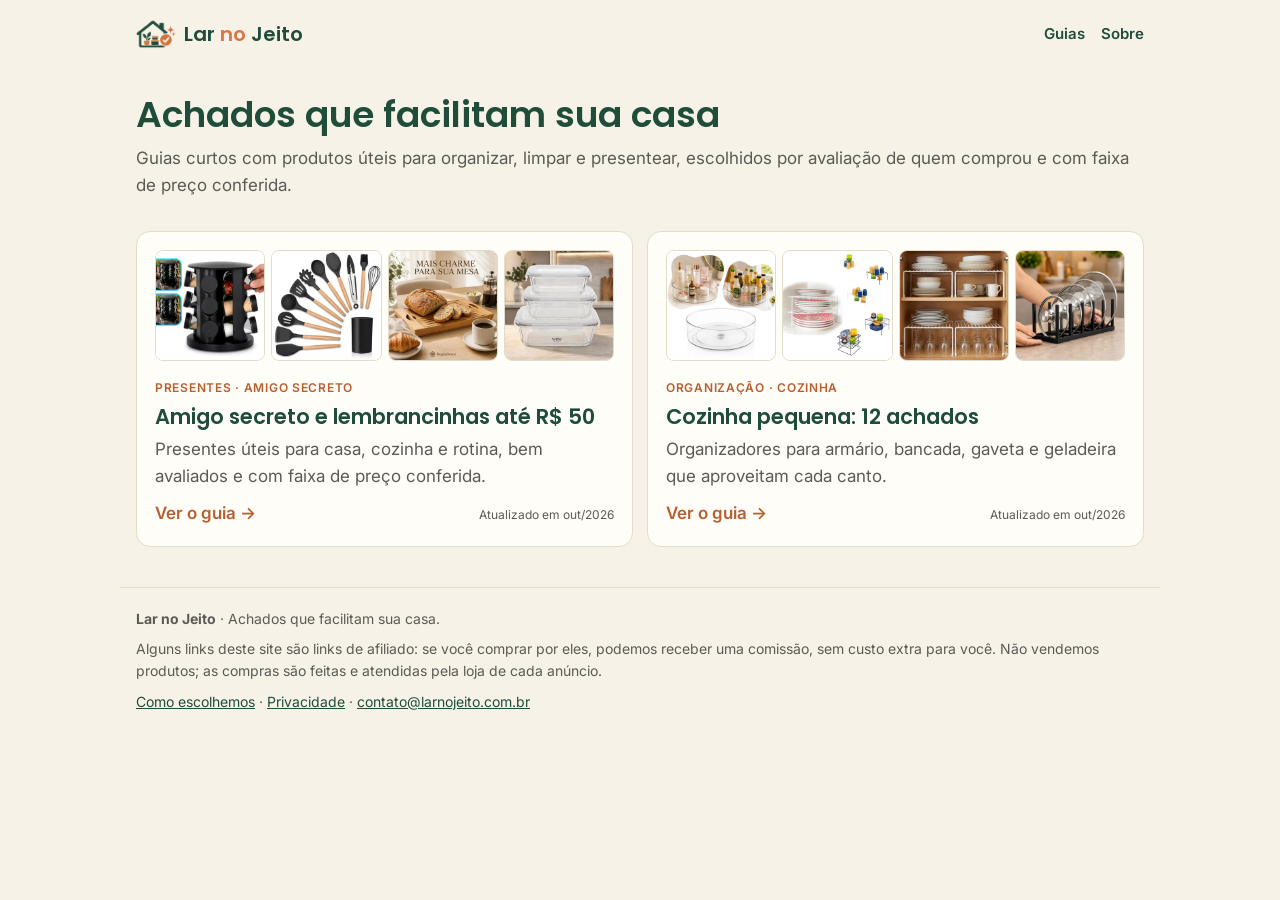
<file: index.html>
<!doctype html>
<html lang="pt-BR">
<head>
<meta charset="utf-8">
<meta name="viewport" content="width=device-width, initial-scale=1">
<title>Lar no Jeito — Achados que facilitam sua casa.</title>
<meta name="description" content="Guias de achados para casa, organização, cozinha e presentes, com faixa de preço conferida.">
<meta name="p:domain_verify" content="1c712ac10c74c6210d2d2742564032cc">

<link rel="canonical" href="https://larnojeito.com.br/">
<meta property="og:site_name" content="Lar no Jeito">
<meta property="og:title" content="Lar no Jeito — Achados que facilitam sua casa.">
<meta property="og:description" content="Guias de achados para casa, organização, cozinha e presentes, com faixa de preço conferida.">
<meta property="og:type" content="website">
<meta property="og:url" content="https://larnojeito.com.br/">
<meta property="og:locale" content="pt_BR">

<link rel="icon" href="/assets/favicon.png">
<link rel="preconnect" href="https://fonts.googleapis.com">
<link rel="preconnect" href="https://fonts.gstatic.com" crossorigin>
<link href="https://fonts.googleapis.com/css2?family=Inter:wght@400;600&family=Poppins:wght@600&display=swap" rel="stylesheet">
<link rel="stylesheet" href="/assets/style.css">
</head>
<body>

<header class="topo">
  <a class="marca" href="/"><img src="/assets/icone.png" alt="" width="40" height="40"><span>Lar <b>no</b> Jeito</span></a>
  <nav><a href="/">Guias</a><a href="/sobre/">Sobre</a></nav>
</header>
<main class="larga">
<section class="hero">
  <h1>Achados que facilitam sua casa</h1>
  <p>Guias curtos com produtos úteis para organizar, limpar e presentear, escolhidos por avaliação de quem comprou e com faixa de preço conferida.</p>
</section>
<section class="lista-guias">
<a class="card-guia" href="/guias/amigo-secreto-ate-50/">
  <span class="mini"><img src="/assets/produtos/22794711985.webp" alt="" width="160" height="160"><img src="/assets/produtos/22693482091.webp" alt="" width="160" height="160"><img src="/assets/produtos/23998428325.webp" alt="" width="160" height="160"><img src="/assets/produtos/41401579365.webp" alt="" width="160" height="160"></span>
  <span class="tema">Presentes · Amigo secreto</span>
  <h2>Amigo secreto e lembrancinhas até R$ 50</h2>
  <p>Presentes úteis para casa, cozinha e rotina, bem avaliados e com faixa de preço conferida.</p>
  <span class="rodape-card"><span class="ver">Ver o guia →</span><span class="atualizado">Atualizado em out/2026</span></span>
</a>
<a class="card-guia" href="/guias/organizar-cozinha-pequena/">
  <span class="mini"><img src="/assets/produtos/47511766124.webp" alt="" width="160" height="160"><img src="/assets/produtos/13621842369.webp" alt="" width="160" height="160"><img src="/assets/produtos/20072227730.webp" alt="" width="160" height="160"><img src="/assets/produtos/58265846978.webp" alt="" width="160" height="160"></span>
  <span class="tema">Organização · Cozinha</span>
  <h2>Cozinha pequena: 12 achados</h2>
  <p>Organizadores para armário, bancada, gaveta e geladeira que aproveitam cada canto.</p>
  <span class="rodape-card"><span class="ver">Ver o guia →</span><span class="atualizado">Atualizado em out/2026</span></span>
</a>
</section>
</main>
<footer class="rodape">
  <p><b>Lar no Jeito</b> · Achados que facilitam sua casa.</p>
  <p>Alguns links deste site são links de afiliado: se você comprar por eles, podemos receber uma comissão, sem custo extra para você.
  Não vendemos produtos; as compras são feitas e atendidas pela loja de cada anúncio.</p>
  <p><a href="/sobre/">Como escolhemos</a> · <a href="/privacidade/">Privacidade</a> · <a href="mailto:contato@larnojeito.com.br">contato@larnojeito.com.br</a></p>
</footer>
</body>
</html>
</file>
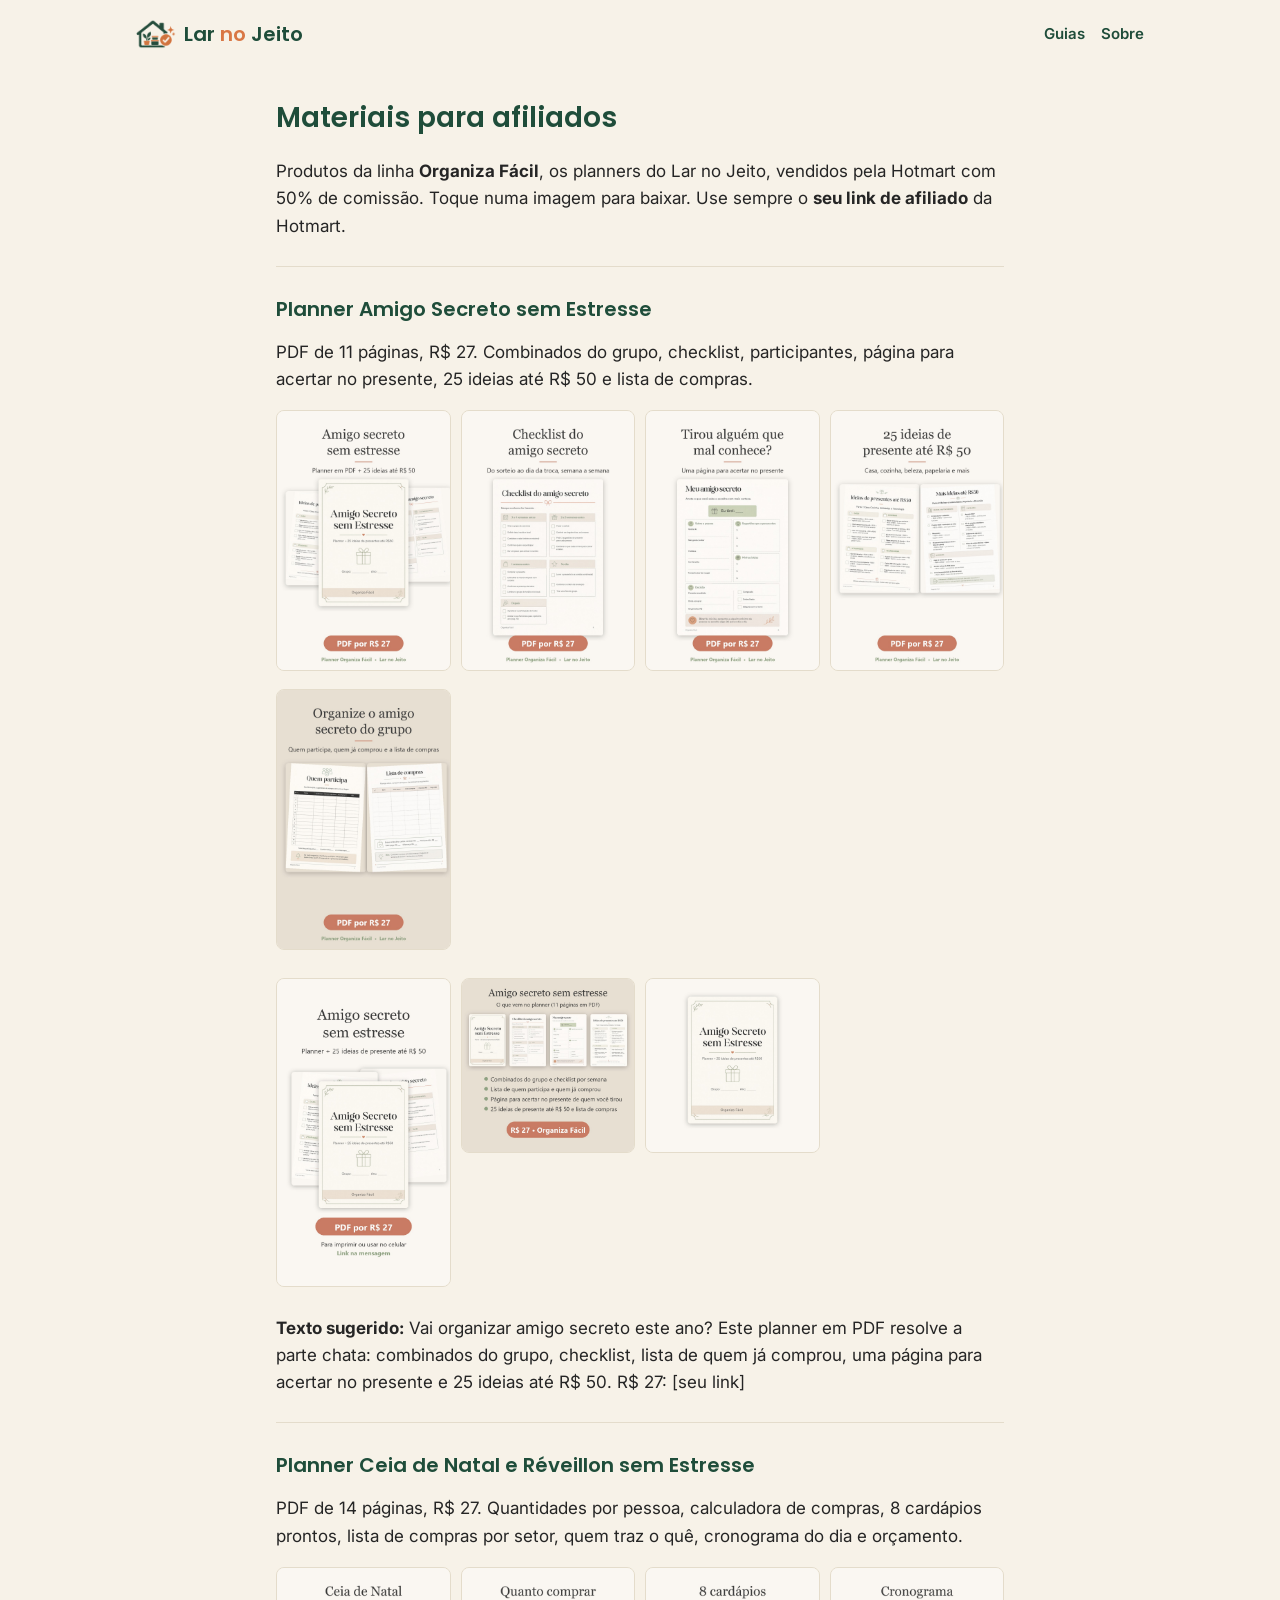
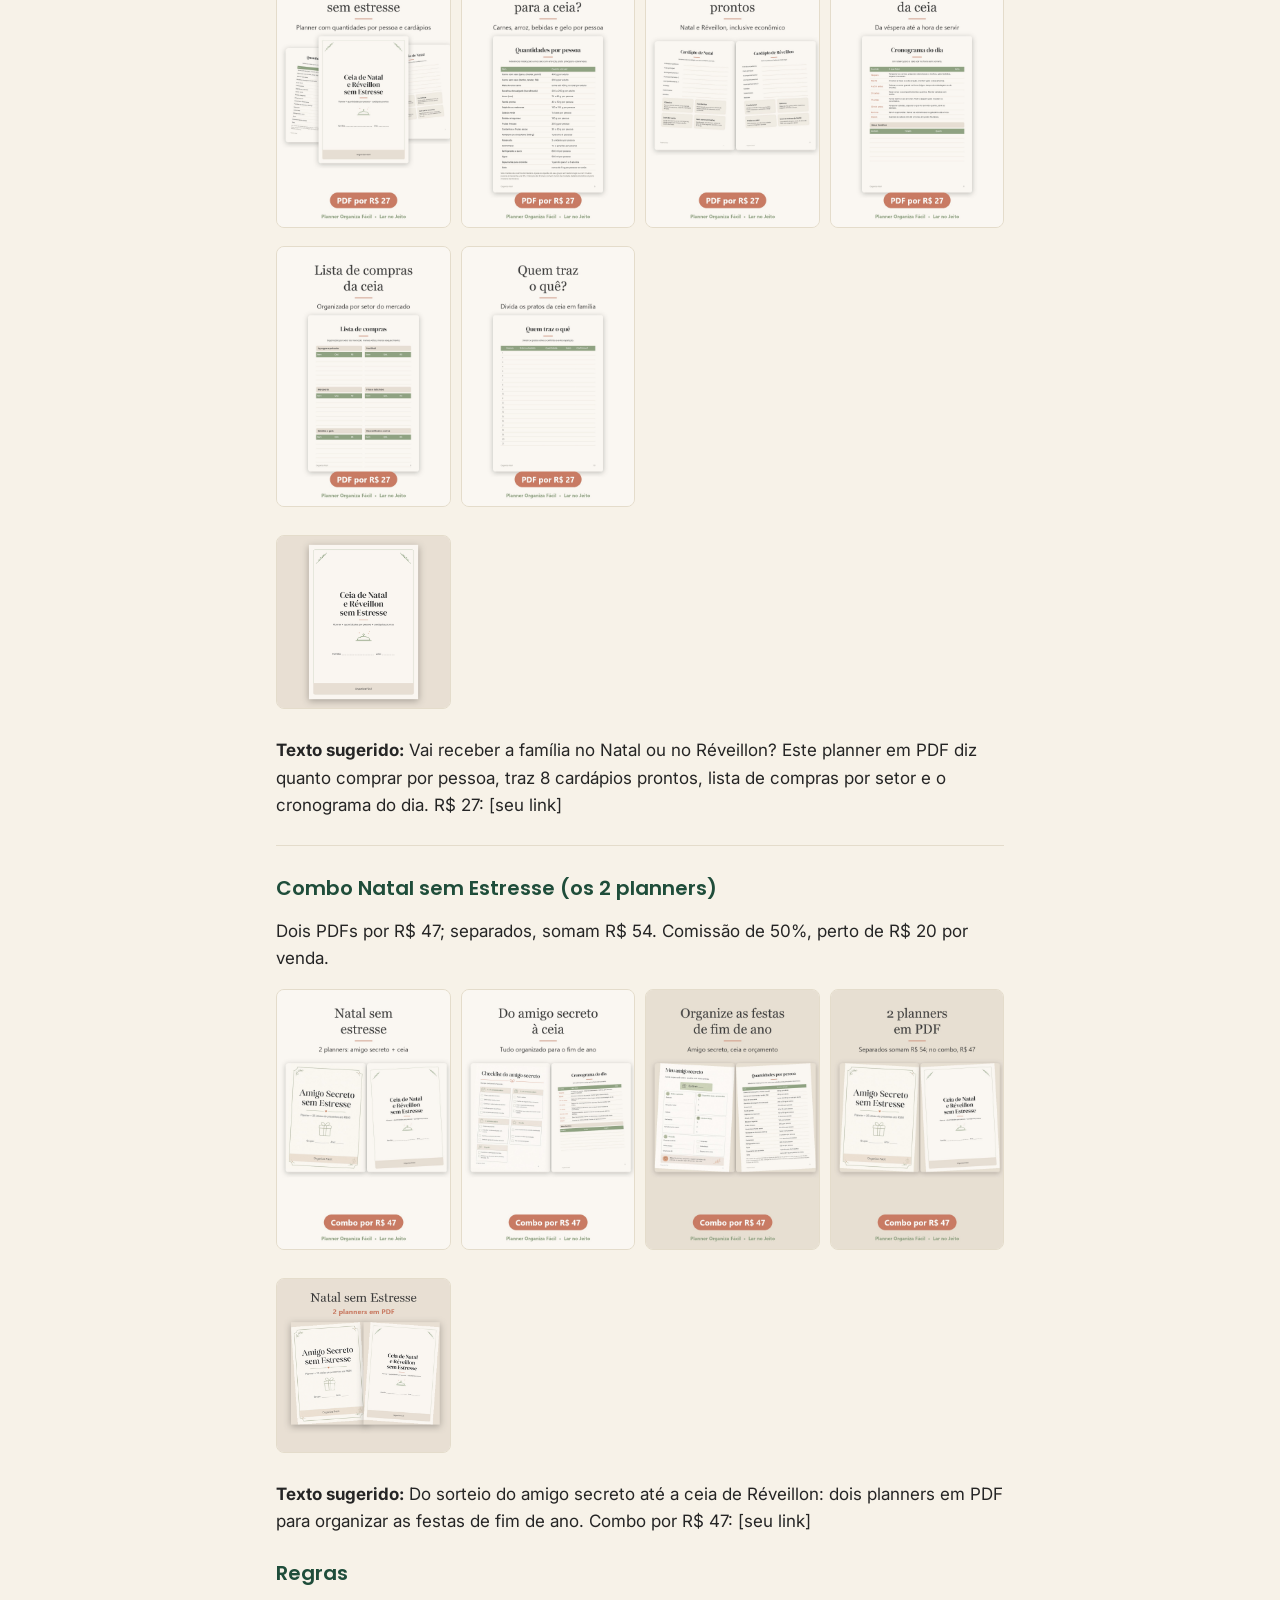
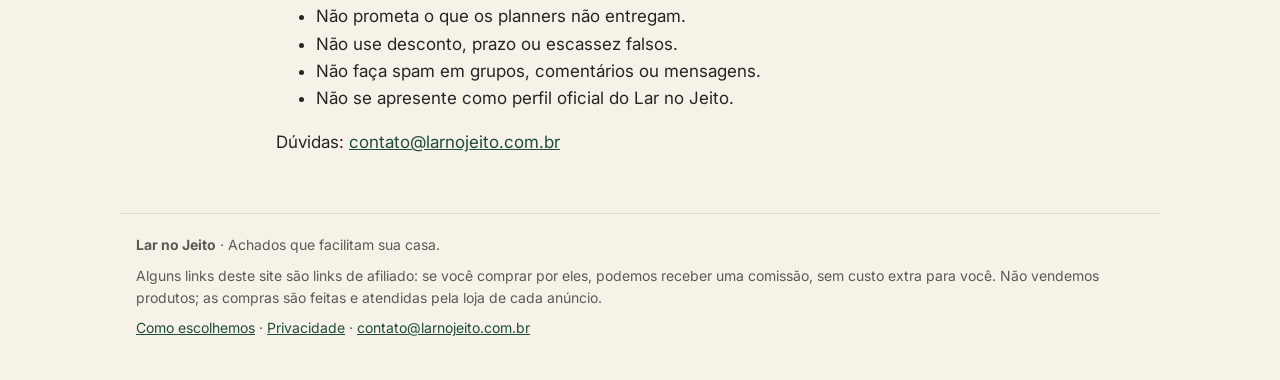
<file: afiliados/index.html>
<!doctype html>
<html lang="pt-BR">
<head>
<meta name="robots" content="noindex">
<meta charset="utf-8">
<meta name="viewport" content="width=device-width, initial-scale=1">
<title>Materiais para afiliados — Lar no Jeito</title>
<meta name="description" content="Materiais de divulgação dos planners para afiliados.">
<meta name="p:domain_verify" content="1c712ac10c74c6210d2d2742564032cc">

<link rel="canonical" href="https://larnojeito.com.br/afiliados/">
<meta property="og:site_name" content="Lar no Jeito">
<meta property="og:title" content="Materiais para afiliados — Lar no Jeito">
<meta property="og:description" content="Materiais de divulgação dos planners para afiliados.">
<meta property="og:type" content="website">
<meta property="og:url" content="https://larnojeito.com.br/afiliados/">
<meta property="og:locale" content="pt_BR">

<link rel="icon" href="/assets/favicon.png">
<link rel="preconnect" href="https://fonts.googleapis.com">
<link rel="preconnect" href="https://fonts.gstatic.com" crossorigin>
<link href="https://fonts.googleapis.com/css2?family=Inter:wght@400;600&family=Poppins:wght@600&display=swap" rel="stylesheet">
<link rel="stylesheet" href="/assets/style.css">
</head>
<body>

<header class="topo">
  <a class="marca" href="/"><img src="/assets/icone.png" alt="" width="40" height="40"><span>Lar <b>no</b> Jeito</span></a>
  <nav><a href="/">Guias</a><a href="/sobre/">Sobre</a></nav>
</header>
<main>
<article class="texto afiliados">
<h1>Materiais para afiliados</h1>
<p>Produtos da linha <b>Organiza Fácil</b>, os planners do Lar no Jeito, vendidos pela Hotmart com 50% de comissão.
Toque numa imagem para baixar. Use sempre o <b>seu link de afiliado</b> da Hotmart.</p>
<section class="produto-afiliado">
<h2>Planner Amigo Secreto sem Estresse</h2>
<p>PDF de 11 páginas, R$ 27. Combinados do grupo, checklist, participantes, página para acertar no presente, 25 ideias até R$ 50 e lista de compras.</p>
<div class="galeria"><a href="/assets/midia/pins_planner/PL01.jpg" download><img src="/assets/midia/pins_planner/PL01.jpg" alt="" loading="lazy"></a><a href="/assets/midia/pins_planner/PL02.jpg" download><img src="/assets/midia/pins_planner/PL02.jpg" alt="" loading="lazy"></a><a href="/assets/midia/pins_planner/PL03.jpg" download><img src="/assets/midia/pins_planner/PL03.jpg" alt="" loading="lazy"></a><a href="/assets/midia/pins_planner/PL04.jpg" download><img src="/assets/midia/pins_planner/PL04.jpg" alt="" loading="lazy"></a><a href="/assets/midia/pins_planner/PL05.jpg" download><img src="/assets/midia/pins_planner/PL05.jpg" alt="" loading="lazy"></a></div><div class="galeria"><a href="/assets/midia/kit_afiliados/01_status_9x16.jpg" download><img src="/assets/midia/kit_afiliados/01_status_9x16.jpg" alt="" loading="lazy"></a><a href="/assets/midia/kit_afiliados/02_grupos_1x1.jpg" download><img src="/assets/midia/kit_afiliados/02_grupos_1x1.jpg" alt="" loading="lazy"></a><a href="/assets/midia/kit_afiliados/03_capa_1x1.jpg" download><img src="/assets/midia/kit_afiliados/03_capa_1x1.jpg" alt="" loading="lazy"></a></div>
<p><b>Texto sugerido:</b> Vai organizar amigo secreto este ano? Este planner em PDF resolve a parte chata: combinados do grupo, checklist, lista de quem já comprou, uma página para acertar no presente e 25 ideias até R$ 50. R$ 27: [seu link]</p>
</section><section class="produto-afiliado">
<h2>Planner Ceia de Natal e Réveillon sem Estresse</h2>
<p>PDF de 14 páginas, R$ 27. Quantidades por pessoa, calculadora de compras, 8 cardápios prontos, lista de compras por setor, quem traz o quê, cronograma do dia e orçamento.</p>
<div class="galeria"><a href="/assets/midia/pins_natal/C01.jpg" download><img src="/assets/midia/pins_natal/C01.jpg" alt="" loading="lazy"></a><a href="/assets/midia/pins_natal/C02.jpg" download><img src="/assets/midia/pins_natal/C02.jpg" alt="" loading="lazy"></a><a href="/assets/midia/pins_natal/C03.jpg" download><img src="/assets/midia/pins_natal/C03.jpg" alt="" loading="lazy"></a><a href="/assets/midia/pins_natal/C04.jpg" download><img src="/assets/midia/pins_natal/C04.jpg" alt="" loading="lazy"></a><a href="/assets/midia/pins_natal/C05.jpg" download><img src="/assets/midia/pins_natal/C05.jpg" alt="" loading="lazy"></a><a href="/assets/midia/pins_natal/C06.jpg" download><img src="/assets/midia/pins_natal/C06.jpg" alt="" loading="lazy"></a></div><div class="galeria"><a href="/assets/midia/planner/produto_ceia.png" download><img src="/assets/midia/planner/produto_ceia.png" alt="" loading="lazy"></a></div>
<p><b>Texto sugerido:</b> Vai receber a família no Natal ou no Réveillon? Este planner em PDF diz quanto comprar por pessoa, traz 8 cardápios prontos, lista de compras por setor e o cronograma do dia. R$ 27: [seu link]</p>
</section><section class="produto-afiliado">
<h2>Combo Natal sem Estresse (os 2 planners)</h2>
<p>Dois PDFs por R$ 47; separados, somam R$ 54. Comissão de 50%, perto de R$ 20 por venda.</p>
<div class="galeria"><a href="/assets/midia/pins_natal/K01.jpg" download><img src="/assets/midia/pins_natal/K01.jpg" alt="" loading="lazy"></a><a href="/assets/midia/pins_natal/K02.jpg" download><img src="/assets/midia/pins_natal/K02.jpg" alt="" loading="lazy"></a><a href="/assets/midia/pins_natal/K03.jpg" download><img src="/assets/midia/pins_natal/K03.jpg" alt="" loading="lazy"></a><a href="/assets/midia/pins_natal/K04.jpg" download><img src="/assets/midia/pins_natal/K04.jpg" alt="" loading="lazy"></a></div><div class="galeria"><a href="/assets/midia/planner/produto_combo.png" download><img src="/assets/midia/planner/produto_combo.png" alt="" loading="lazy"></a></div>
<p><b>Texto sugerido:</b> Do sorteio do amigo secreto até a ceia de Réveillon: dois planners em PDF para organizar as festas de fim de ano. Combo por R$ 47: [seu link]</p>
</section>
<h2>Regras</h2>
<ul>
<li>Não prometa o que os planners não entregam.</li>
<li>Não use desconto, prazo ou escassez falsos.</li>
<li>Não faça spam em grupos, comentários ou mensagens.</li>
<li>Não se apresente como perfil oficial do Lar no Jeito.</li>
</ul>
<p>Dúvidas: <a href="mailto:contato@larnojeito.com.br">contato@larnojeito.com.br</a></p>
</article>
</main>
<footer class="rodape">
  <p><b>Lar no Jeito</b> · Achados que facilitam sua casa.</p>
  <p>Alguns links deste site são links de afiliado: se você comprar por eles, podemos receber uma comissão, sem custo extra para você.
  Não vendemos produtos; as compras são feitas e atendidas pela loja de cada anúncio.</p>
  <p><a href="/sobre/">Como escolhemos</a> · <a href="/privacidade/">Privacidade</a> · <a href="mailto:contato@larnojeito.com.br">contato@larnojeito.com.br</a></p>
</footer>
</body>
</html>
</file>
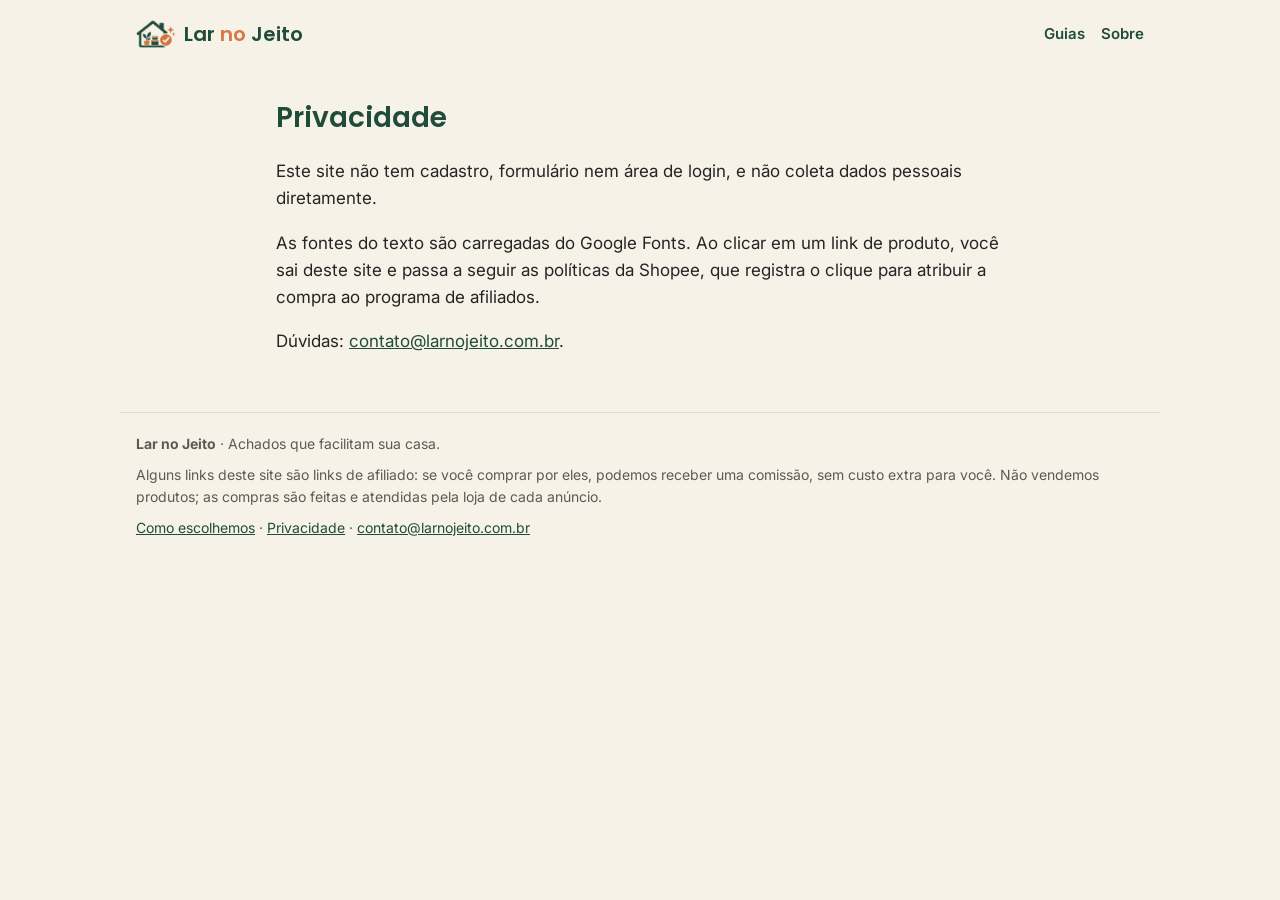
<file: privacidade/index.html>
<!doctype html>
<html lang="pt-BR">
<head>
<meta charset="utf-8">
<meta name="viewport" content="width=device-width, initial-scale=1">
<title>Privacidade — Lar no Jeito</title>
<meta name="description" content="Política de privacidade do Lar no Jeito.">
<meta name="p:domain_verify" content="1c712ac10c74c6210d2d2742564032cc">

<link rel="canonical" href="https://larnojeito.com.br/privacidade/">
<meta property="og:site_name" content="Lar no Jeito">
<meta property="og:title" content="Privacidade — Lar no Jeito">
<meta property="og:description" content="Política de privacidade do Lar no Jeito.">
<meta property="og:type" content="website">
<meta property="og:url" content="https://larnojeito.com.br/privacidade/">
<meta property="og:locale" content="pt_BR">

<link rel="icon" href="/assets/favicon.png">
<link rel="preconnect" href="https://fonts.googleapis.com">
<link rel="preconnect" href="https://fonts.gstatic.com" crossorigin>
<link href="https://fonts.googleapis.com/css2?family=Inter:wght@400;600&family=Poppins:wght@600&display=swap" rel="stylesheet">
<link rel="stylesheet" href="/assets/style.css">
</head>
<body>

<header class="topo">
  <a class="marca" href="/"><img src="/assets/icone.png" alt="" width="40" height="40"><span>Lar <b>no</b> Jeito</span></a>
  <nav><a href="/">Guias</a><a href="/sobre/">Sobre</a></nav>
</header>
<main>
<article class="texto">
<h1>Privacidade</h1>
<p>Este site não tem cadastro, formulário nem área de login, e não coleta dados pessoais diretamente.</p>
<p>As fontes do texto são carregadas do Google Fonts. Ao clicar em um link de produto, você sai deste site e passa a seguir as políticas da Shopee, que registra o clique para atribuir a compra ao programa de afiliados.</p>
<p>Dúvidas: <a href="mailto:contato@larnojeito.com.br">contato@larnojeito.com.br</a>.</p>
</article>
</main>
<footer class="rodape">
  <p><b>Lar no Jeito</b> · Achados que facilitam sua casa.</p>
  <p>Alguns links deste site são links de afiliado: se você comprar por eles, podemos receber uma comissão, sem custo extra para você.
  Não vendemos produtos; as compras são feitas e atendidas pela loja de cada anúncio.</p>
  <p><a href="/sobre/">Como escolhemos</a> · <a href="/privacidade/">Privacidade</a> · <a href="mailto:contato@larnojeito.com.br">contato@larnojeito.com.br</a></p>
</footer>
</body>
</html>
</file>
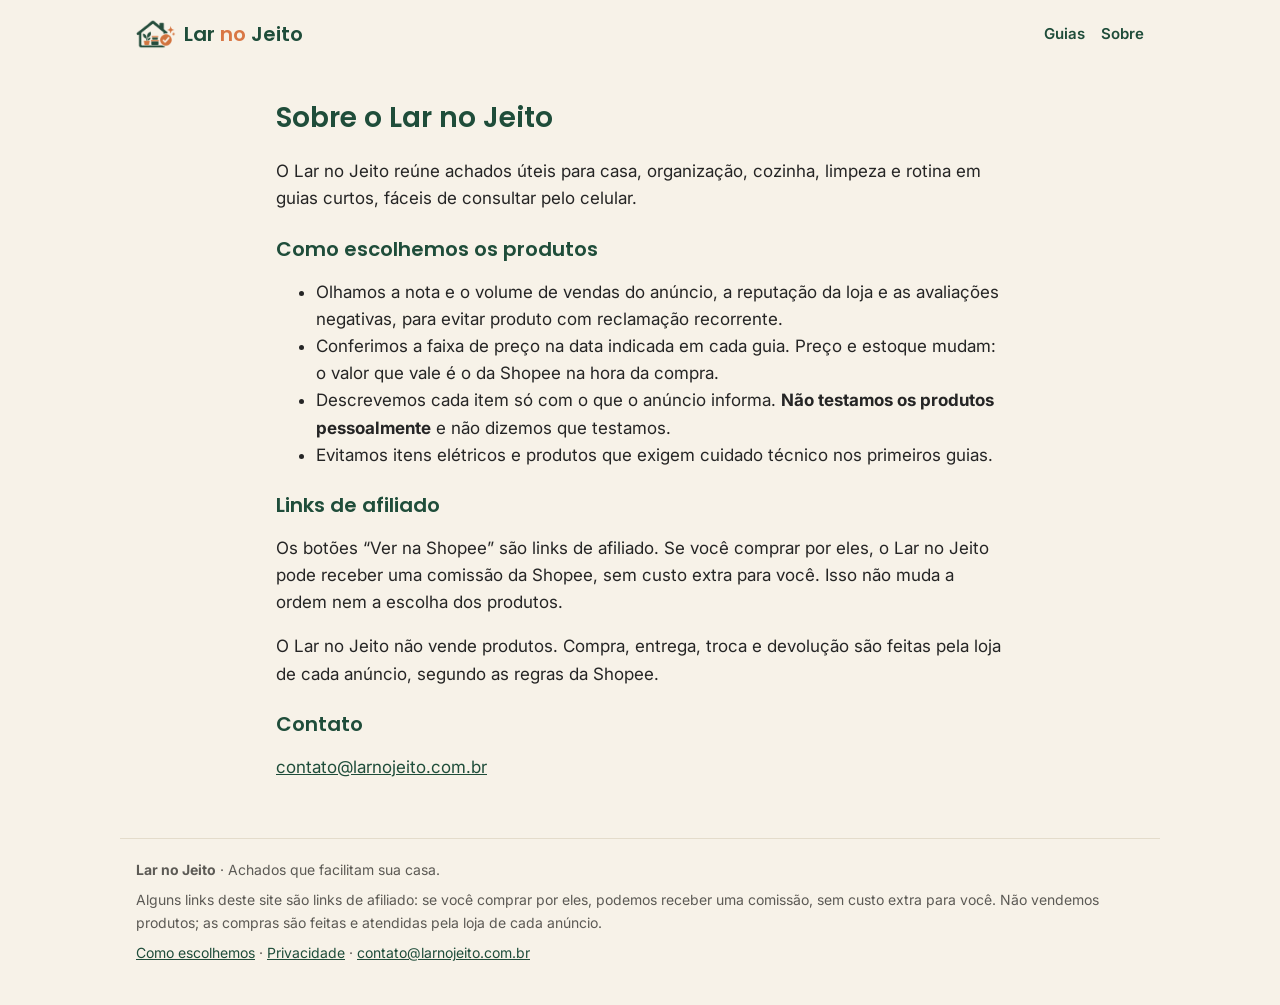
<file: sobre/index.html>
<!doctype html>
<html lang="pt-BR">
<head>
<meta charset="utf-8">
<meta name="viewport" content="width=device-width, initial-scale=1">
<title>Sobre — Lar no Jeito</title>
<meta name="description" content="Como o Lar no Jeito escolhe os produtos e como funcionam os links de afiliado.">
<meta name="p:domain_verify" content="1c712ac10c74c6210d2d2742564032cc">

<link rel="canonical" href="https://larnojeito.com.br/sobre/">
<meta property="og:site_name" content="Lar no Jeito">
<meta property="og:title" content="Sobre — Lar no Jeito">
<meta property="og:description" content="Como o Lar no Jeito escolhe os produtos e como funcionam os links de afiliado.">
<meta property="og:type" content="website">
<meta property="og:url" content="https://larnojeito.com.br/sobre/">
<meta property="og:locale" content="pt_BR">

<link rel="icon" href="/assets/favicon.png">
<link rel="preconnect" href="https://fonts.googleapis.com">
<link rel="preconnect" href="https://fonts.gstatic.com" crossorigin>
<link href="https://fonts.googleapis.com/css2?family=Inter:wght@400;600&family=Poppins:wght@600&display=swap" rel="stylesheet">
<link rel="stylesheet" href="/assets/style.css">
</head>
<body>

<header class="topo">
  <a class="marca" href="/"><img src="/assets/icone.png" alt="" width="40" height="40"><span>Lar <b>no</b> Jeito</span></a>
  <nav><a href="/">Guias</a><a href="/sobre/">Sobre</a></nav>
</header>
<main>
<article class="texto">
<h1>Sobre o Lar no Jeito</h1>
<p>O Lar no Jeito reúne achados úteis para casa, organização, cozinha, limpeza e rotina em guias curtos, fáceis de consultar pelo celular.</p>
<h2>Como escolhemos os produtos</h2>
<ul>
<li>Olhamos a nota e o volume de vendas do anúncio, a reputação da loja e as avaliações negativas, para evitar produto com reclamação recorrente.</li>
<li>Conferimos a faixa de preço na data indicada em cada guia. Preço e estoque mudam: o valor que vale é o da Shopee na hora da compra.</li>
<li>Descrevemos cada item só com o que o anúncio informa. <b>Não testamos os produtos pessoalmente</b> e não dizemos que testamos.</li>
<li>Evitamos itens elétricos e produtos que exigem cuidado técnico nos primeiros guias.</li>
</ul>
<h2>Links de afiliado</h2>
<p>Os botões “Ver na Shopee” são links de afiliado. Se você comprar por eles, o Lar no Jeito pode receber uma comissão da Shopee, sem custo extra para você. Isso não muda a ordem nem a escolha dos produtos.</p>
<p>O Lar no Jeito não vende produtos. Compra, entrega, troca e devolução são feitas pela loja de cada anúncio, segundo as regras da Shopee.</p>
<h2>Contato</h2>
<p><a href="mailto:contato@larnojeito.com.br">contato@larnojeito.com.br</a></p>
</article>
</main>
<footer class="rodape">
  <p><b>Lar no Jeito</b> · Achados que facilitam sua casa.</p>
  <p>Alguns links deste site são links de afiliado: se você comprar por eles, podemos receber uma comissão, sem custo extra para você.
  Não vendemos produtos; as compras são feitas e atendidas pela loja de cada anúncio.</p>
  <p><a href="/sobre/">Como escolhemos</a> · <a href="/privacidade/">Privacidade</a> · <a href="mailto:contato@larnojeito.com.br">contato@larnojeito.com.br</a></p>
</footer>
</body>
</html>
</file>
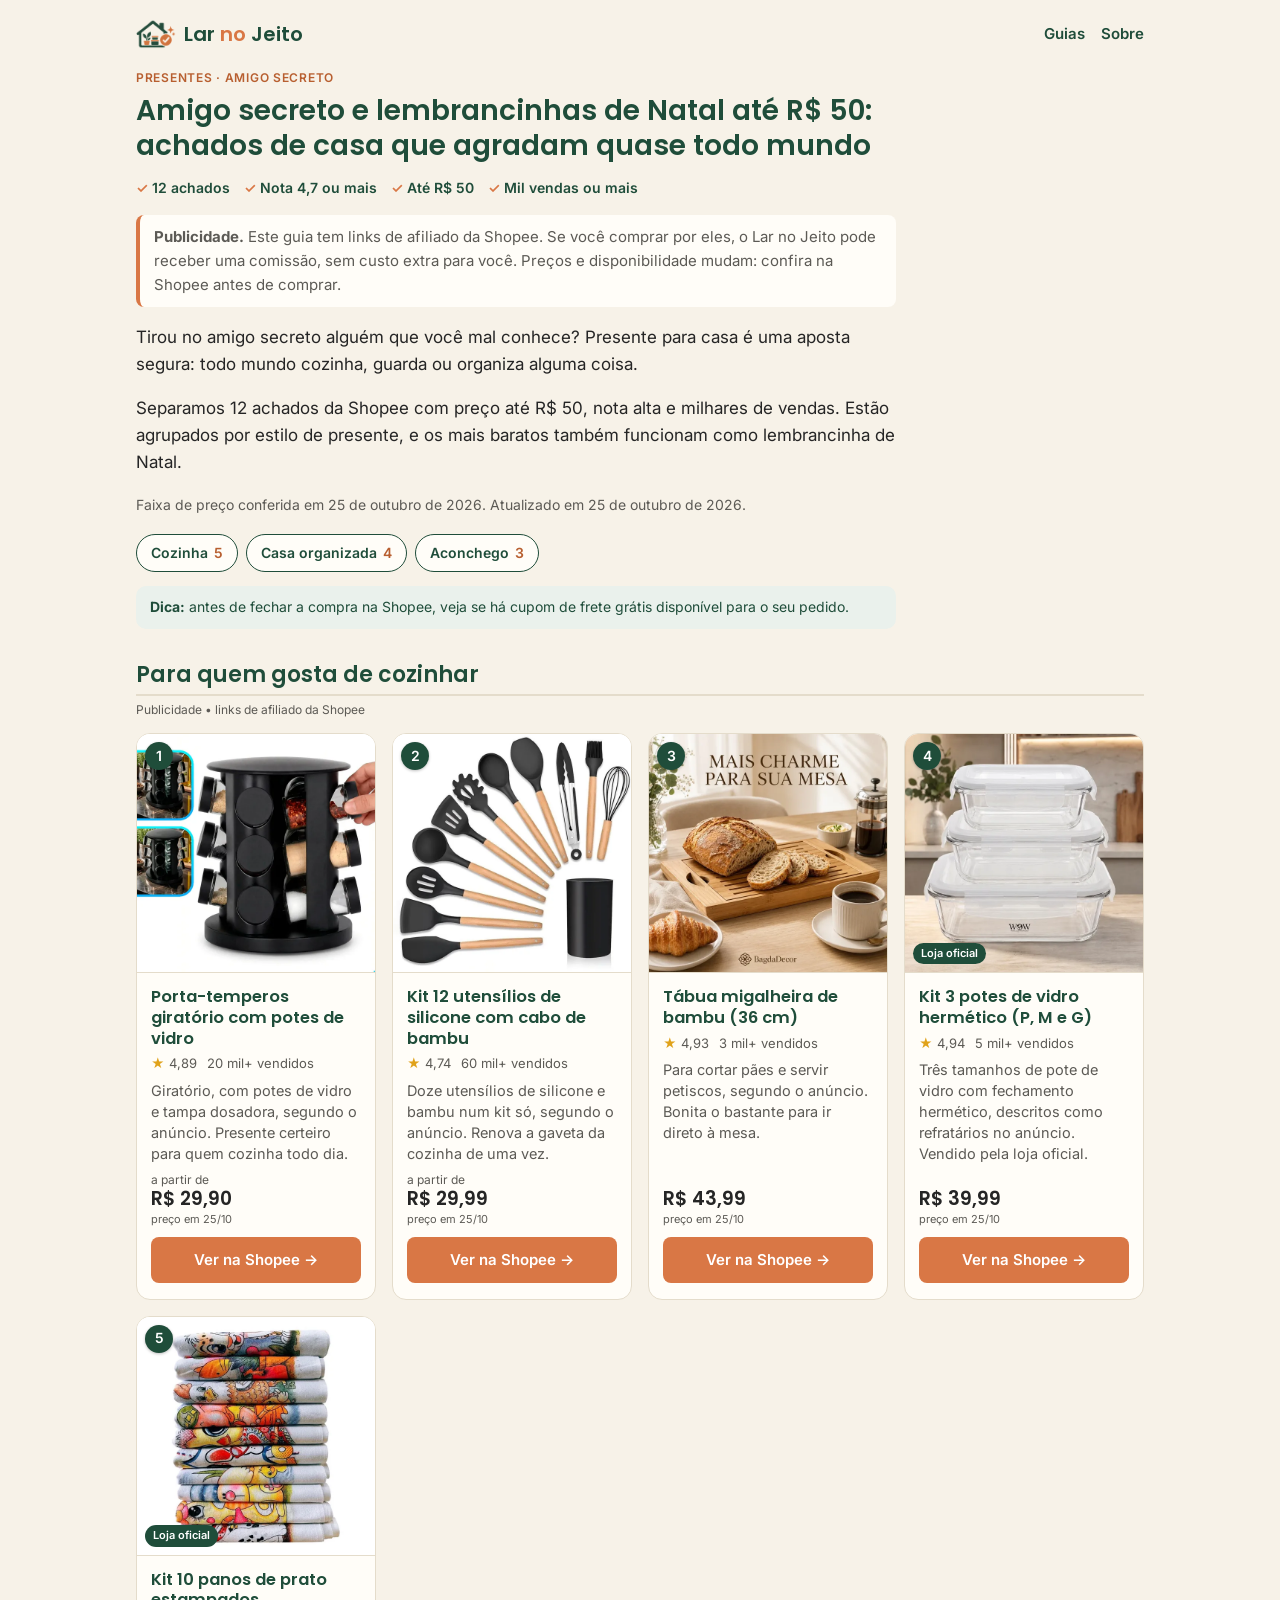
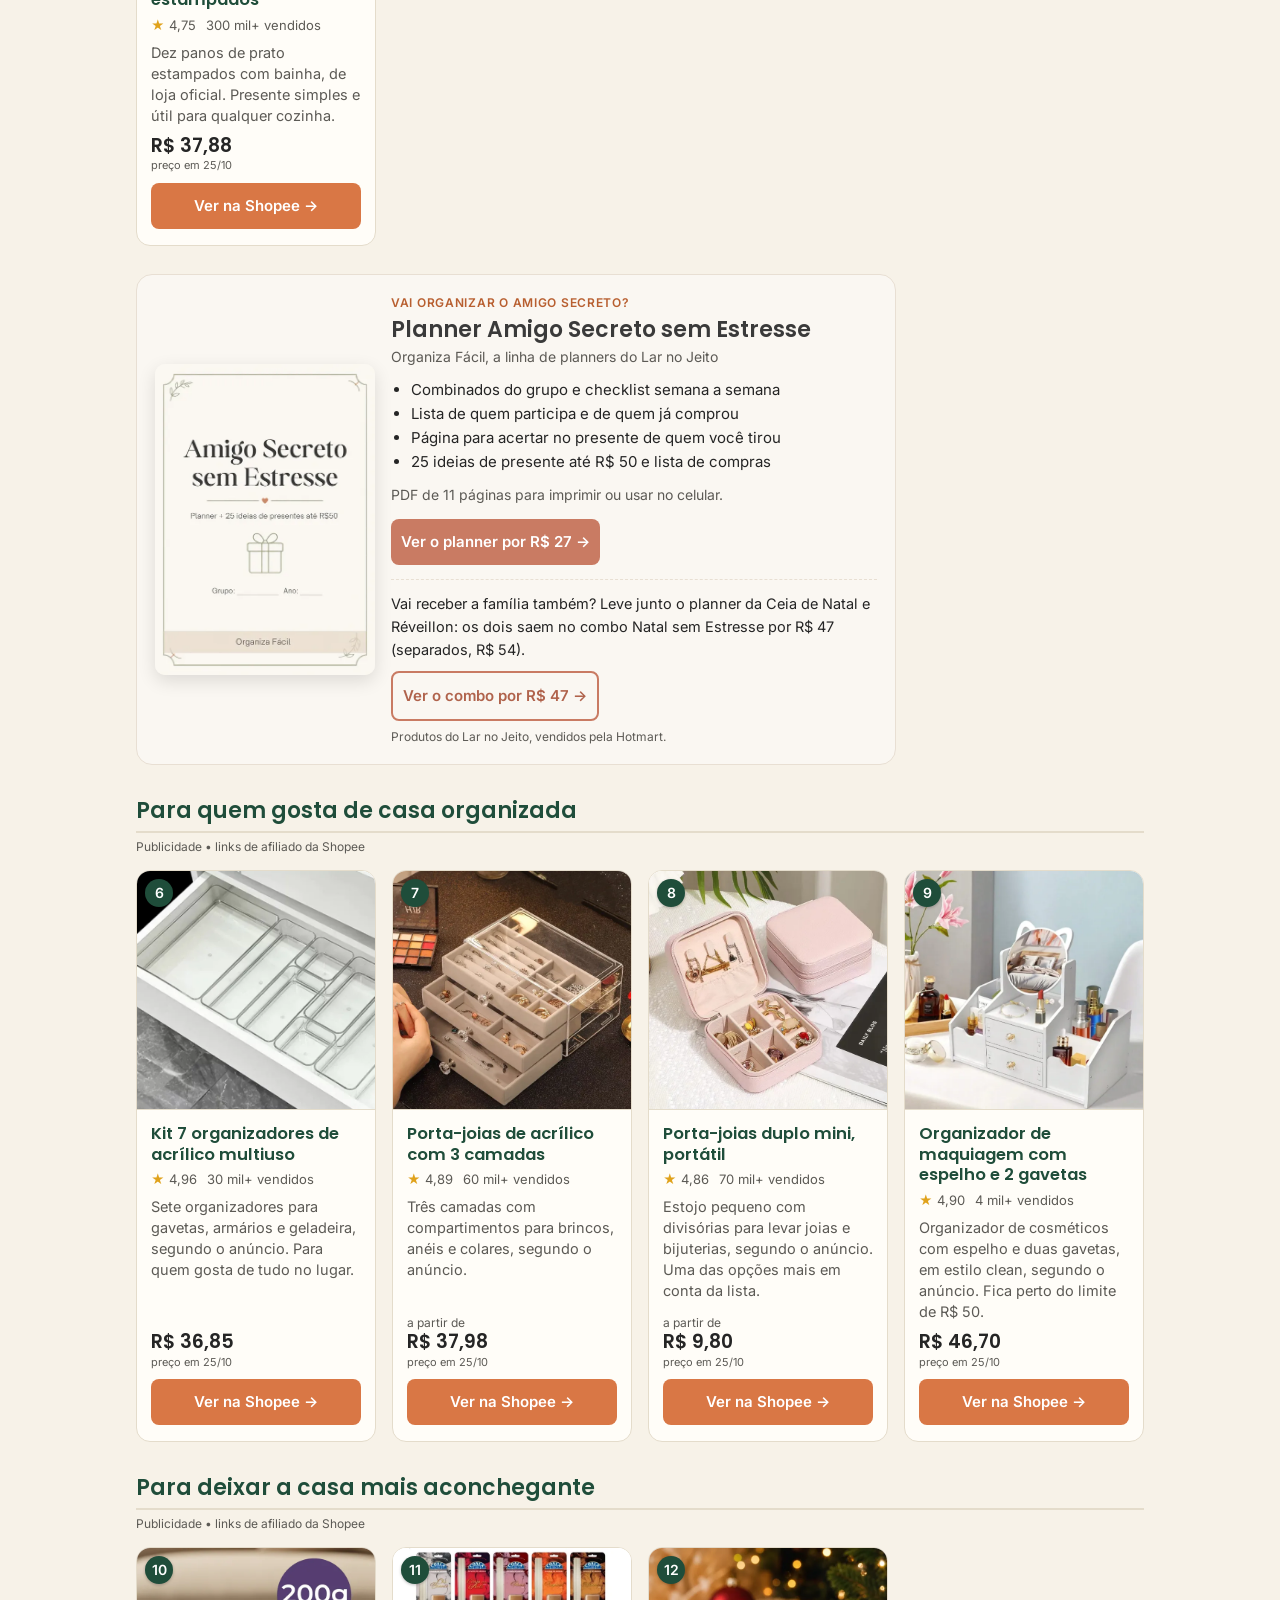
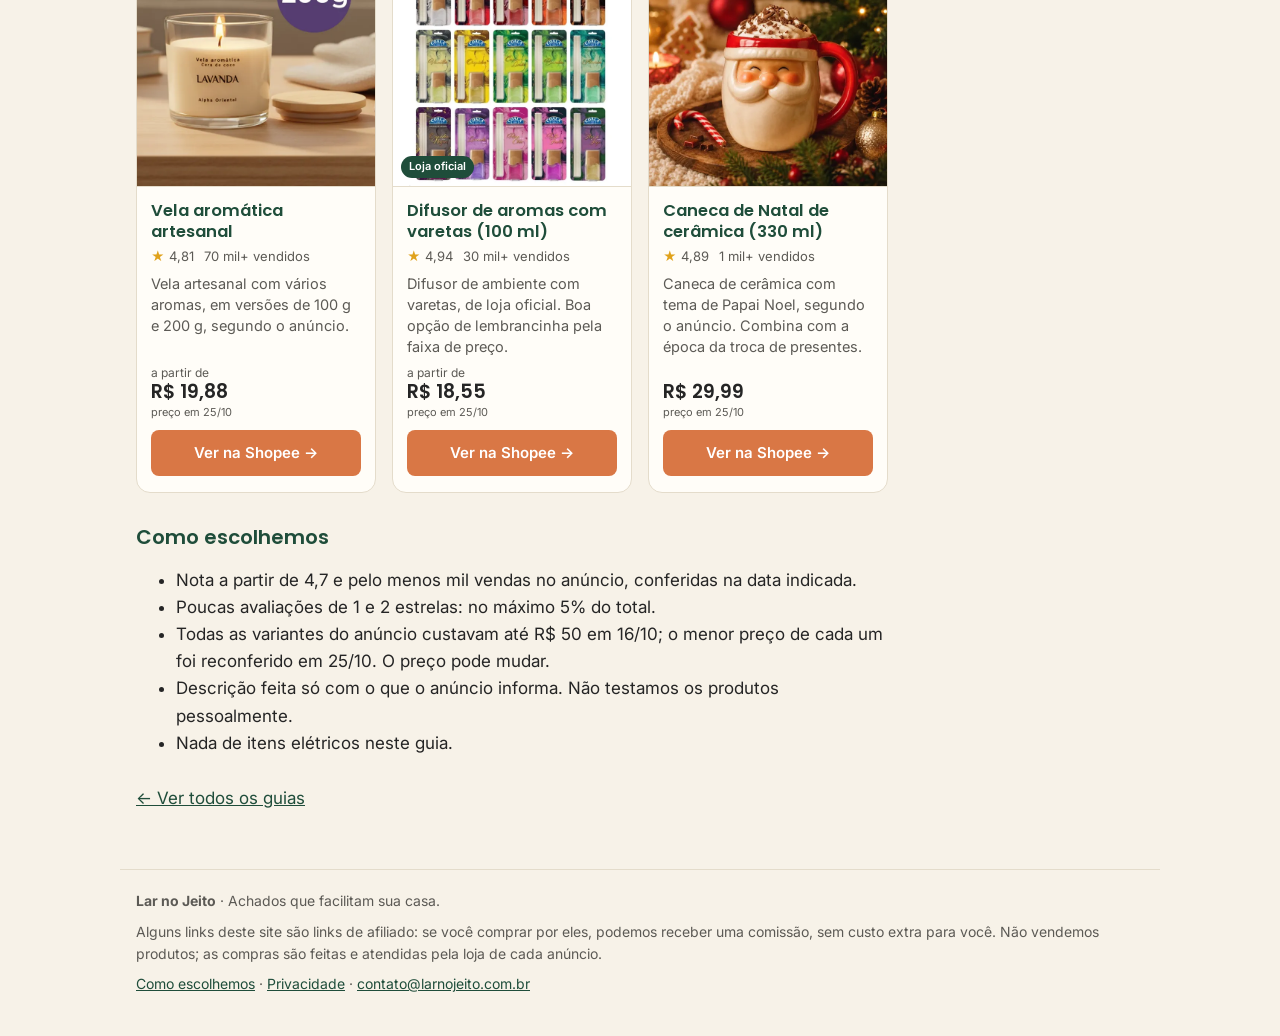
<file: guias/amigo-secreto-ate-50/index.html>
<!doctype html>
<html lang="pt-BR">
<head>
<meta charset="utf-8">
<meta name="viewport" content="width=device-width, initial-scale=1">
<title>Amigo secreto e lembrancinhas de Natal até R$ 50: achados de casa que agradam quase todo mundo</title>
<meta name="description" content="Ideias de amigo secreto e lembrancinhas de Natal até R$ 50: achados úteis de casa e cozinha na Shopee, bem avaliados por quem comprou.">
<meta name="p:domain_verify" content="1c712ac10c74c6210d2d2742564032cc">

<link rel="canonical" href="https://larnojeito.com.br/guias/amigo-secreto-ate-50/">
<meta property="og:site_name" content="Lar no Jeito">
<meta property="og:title" content="Amigo secreto e lembrancinhas de Natal até R$ 50: achados de casa que agradam quase todo mundo">
<meta property="og:description" content="Ideias de amigo secreto e lembrancinhas de Natal até R$ 50: achados úteis de casa e cozinha na Shopee, bem avaliados por quem comprou.">
<meta property="og:type" content="article">
<meta property="og:url" content="https://larnojeito.com.br/guias/amigo-secreto-ate-50/">
<meta property="og:locale" content="pt_BR">
<meta property="og:image" content="https://larnojeito.com.br/assets/midia/guia01/P1.jpg">
<link rel="icon" href="/assets/favicon.png">
<link rel="preconnect" href="https://fonts.googleapis.com">
<link rel="preconnect" href="https://fonts.gstatic.com" crossorigin>
<link href="https://fonts.googleapis.com/css2?family=Inter:wght@400;600&family=Poppins:wght@600&display=swap" rel="stylesheet">
<link rel="stylesheet" href="/assets/style.css">
</head>
<body>

<header class="topo">
  <a class="marca" href="/"><img src="/assets/icone.png" alt="" width="40" height="40"><span>Lar <b>no</b> Jeito</span></a>
  <nav><a href="/">Guias</a><a href="/sobre/">Sobre</a></nav>
</header>
<main class="larga">
<article class="guia">
  <p class="tema">Presentes · Amigo secreto</p>
  <h1>Amigo secreto e lembrancinhas de Natal até R$ 50: achados de casa que agradam quase todo mundo</h1>
  <ul class="destaques"><li>12 achados</li><li>Nota 4,7 ou mais</li><li>Até R$ 50</li><li>Mil vendas ou mais</li></ul>
  <p class="aviso"><b>Publicidade.</b> Este guia tem links de afiliado da Shopee. Se você comprar por eles, o Lar no Jeito pode receber uma comissão, sem custo extra para você. Preços e disponibilidade mudam: confira na Shopee antes de comprar.</p>
  <p>Tirou no amigo secreto alguém que você mal conhece? Presente para casa é uma aposta segura: todo mundo cozinha, guarda ou organiza alguma coisa.</p>
<p>Separamos 12 achados da Shopee com preço até R$ 50, nota alta e milhares de vendas. Estão agrupados por estilo de presente, e os mais baratos também funcionam como lembrancinha de Natal.</p>
  <p class="conferido">Faixa de preço conferida em 25 de outubro de 2026. Atualizado em 25 de outubro de 2026.</p>
  <nav class="pilulas" aria-label="Seções do guia"><a href="#para-quem-gosta-de-cozinhar">Cozinha <span>5</span></a><a href="#para-quem-gosta-de-casa-organizada">Casa organizada <span>4</span></a><a href="#para-deixar-a-casa-mais-aconchegante">Aconchego <span>3</span></a></nav>
  <p class="dica"><b>Dica:</b> antes de fechar a compra na Shopee, veja se há cupom de frete grátis disponível para o seu pedido.</p>
  <h2 class="secao" id="para-quem-gosta-de-cozinhar">Para quem gosta de cozinhar</h2>
<p class="publi-secao">Publicidade • links de afiliado da Shopee</p>
<ol class="itens" start="1">
<li class="item">
  <div class="capa"><a class="foto" href="https://s.shopee.com.br/3LRiGdgRfG" target="_blank" rel="sponsored nofollow noopener" tabindex="-1" aria-hidden="true"><img src="/assets/produtos/22794711985.webp" alt="Porta-temperos giratório com potes de vidro" width="640" height="640"></a><span class="num">1</span></div>
  <div class="info">
    <h3><a href="https://s.shopee.com.br/3LRiGdgRfG" target="_blank" rel="sponsored nofollow noopener" tabindex="-1">Porta-temperos giratório com potes de vidro</a></h3>
    <p class="nota"><span><span class="estrela" aria-hidden="true">★</span> 4,89</span><span>20 mil+ vendidos</span></p>
    <p class="desc">Giratório, com potes de vidro e tampa dosadora, segundo o anúncio. Presente certeiro para quem cozinha todo dia.</p>
    <p class="preco"><span class="apartir">a partir de</span><span class="valor">R$ 29,90</span><span class="data">preço em 25/10</span></p>
    <div class="acao"><a class="botao" href="https://s.shopee.com.br/3LRiGdgRfG" target="_blank" rel="sponsored nofollow noopener">Ver na Shopee <span aria-hidden="true">→</span></a></div>
  </div>
</li>
<li class="item">
  <div class="capa"><a class="foto" href="https://s.shopee.com.br/3Vl8SwfoKJ" target="_blank" rel="sponsored nofollow noopener" tabindex="-1" aria-hidden="true"><img src="/assets/produtos/22693482091.webp" alt="Kit 12 utensílios de silicone com cabo de bambu" width="640" height="640"></a><span class="num">2</span></div>
  <div class="info">
    <h3><a href="https://s.shopee.com.br/3Vl8SwfoKJ" target="_blank" rel="sponsored nofollow noopener" tabindex="-1">Kit 12 utensílios de silicone com cabo de bambu</a></h3>
    <p class="nota"><span><span class="estrela" aria-hidden="true">★</span> 4,74</span><span>60 mil+ vendidos</span></p>
    <p class="desc">Doze utensílios de silicone e bambu num kit só, segundo o anúncio. Renova a gaveta da cozinha de uma vez.</p>
    <p class="preco"><span class="apartir">a partir de</span><span class="valor">R$ 29,99</span><span class="data">preço em 25/10</span></p>
    <div class="acao"><a class="botao" href="https://s.shopee.com.br/3Vl8SwfoKJ" target="_blank" rel="sponsored nofollow noopener">Ver na Shopee <span aria-hidden="true">→</span></a></div>
  </div>
</li>
<li class="item">
  <div class="capa"><a class="foto" href="https://s.shopee.com.br/30ors1hiLE" target="_blank" rel="sponsored nofollow noopener" tabindex="-1" aria-hidden="true"><img src="/assets/produtos/23998428325.webp" alt="Tábua migalheira de bambu (36 cm)" width="640" height="640"></a><span class="num">3</span></div>
  <div class="info">
    <h3><a href="https://s.shopee.com.br/30ors1hiLE" target="_blank" rel="sponsored nofollow noopener" tabindex="-1">Tábua migalheira de bambu (36 cm)</a></h3>
    <p class="nota"><span><span class="estrela" aria-hidden="true">★</span> 4,93</span><span>3 mil+ vendidos</span></p>
    <p class="desc">Para cortar pães e servir petiscos, segundo o anúncio. Bonita o bastante para ir direto à mesa.</p>
    <p class="preco"><span class="valor">R$ 43,99</span><span class="data">preço em 25/10</span></p>
    <div class="acao"><a class="botao" href="https://s.shopee.com.br/30ors1hiLE" target="_blank" rel="sponsored nofollow noopener">Ver na Shopee <span aria-hidden="true">→</span></a></div>
  </div>
</li>
<li class="item">
  <div class="capa"><a class="foto" href="https://s.shopee.com.br/3B8I4Kh50H" target="_blank" rel="sponsored nofollow noopener" tabindex="-1" aria-hidden="true"><img src="/assets/produtos/41401579365.webp" alt="Kit 3 potes de vidro hermético (P, M e G)" width="640" height="640"></a><span class="num">4</span><span class="oficial">Loja oficial</span></div>
  <div class="info">
    <h3><a href="https://s.shopee.com.br/3B8I4Kh50H" target="_blank" rel="sponsored nofollow noopener" tabindex="-1">Kit 3 potes de vidro hermético (P, M e G)</a></h3>
    <p class="nota"><span><span class="estrela" aria-hidden="true">★</span> 4,94</span><span>5 mil+ vendidos</span></p>
    <p class="desc">Três tamanhos de pote de vidro com fechamento hermético, descritos como refratários no anúncio. Vendido pela loja oficial.</p>
    <p class="preco"><span class="valor">R$ 39,99</span><span class="data">preço em 25/10</span></p>
    <div class="acao"><a class="botao" href="https://s.shopee.com.br/3B8I4Kh50H" target="_blank" rel="sponsored nofollow noopener">Ver na Shopee <span aria-hidden="true">→</span></a></div>
  </div>
</li>
<li class="item">
  <div class="capa"><a class="foto" href="https://s.shopee.com.br/2gC1TPiz1C" target="_blank" rel="sponsored nofollow noopener" tabindex="-1" aria-hidden="true"><img src="/assets/produtos/5786878341.webp" alt="Kit 10 panos de prato estampados" width="640" height="640" loading="lazy"></a><span class="num">5</span><span class="oficial">Loja oficial</span></div>
  <div class="info">
    <h3><a href="https://s.shopee.com.br/2gC1TPiz1C" target="_blank" rel="sponsored nofollow noopener" tabindex="-1">Kit 10 panos de prato estampados</a></h3>
    <p class="nota"><span><span class="estrela" aria-hidden="true">★</span> 4,75</span><span>300 mil+ vendidos</span></p>
    <p class="desc">Dez panos de prato estampados com bainha, de loja oficial. Presente simples e útil para qualquer cozinha.</p>
    <p class="preco"><span class="valor">R$ 37,88</span><span class="data">preço em 25/10</span></p>
    <div class="acao"><a class="botao" href="https://s.shopee.com.br/2gC1TPiz1C" target="_blank" rel="sponsored nofollow noopener">Ver na Shopee <span aria-hidden="true">→</span></a></div>
  </div>
</li>
</ol><aside class="planner">
  <img src="/assets/midia/planner/capa.webp" alt="Capa do Planner Amigo Secreto sem Estresse" width="480" height="679" loading="lazy">
  <div>
    <p class="tema">Vai organizar o amigo secreto?</p>
    <h2>Planner Amigo Secreto sem Estresse</h2>
    <p class="linha">Organiza Fácil, a linha de planners do Lar no Jeito</p>
    <ul><li>Combinados do grupo e checklist semana a semana</li><li>Lista de quem participa e de quem já comprou</li><li>Página para acertar no presente de quem você tirou</li><li>25 ideias de presente até R$ 50 e lista de compras</li></ul>
    <p class="detalhe">PDF de 11 páginas para imprimir ou usar no celular.</p>
    <a class="botao" href="https://hotmart.com/pt-br/marketplace/produtos/planner-amigo-secreto-sem-estresse-organiza-facil/L108293072M" target="_blank" rel="noopener">Ver o planner por R$ 27 <span aria-hidden="true">→</span></a>
    <div class="combo"><p>Vai receber a família também? Leve junto o planner da Ceia de Natal e Réveillon: os dois saem no combo Natal sem Estresse por R$ 47 (separados, R$ 54).</p><a class="botao secundario" href="https://go.hotmart.com/B108305250U?dp=1" target="_blank" rel="noopener">Ver o combo por R$ 47 <span aria-hidden="true">→</span></a></div>
    <p class="publi">Produtos do Lar no Jeito, vendidos pela Hotmart.</p>
  </div>
</aside><h2 class="secao" id="para-quem-gosta-de-casa-organizada">Para quem gosta de casa organizada</h2>
<p class="publi-secao">Publicidade • links de afiliado da Shopee</p>
<ol class="itens" start="6">
<li class="item">
  <div class="capa"><a class="foto" href="https://s.shopee.com.br/2VsbHAZ8J2" target="_blank" rel="sponsored nofollow noopener" tabindex="-1" aria-hidden="true"><img src="/assets/produtos/22894045367.webp" alt="Kit 7 organizadores de acrílico multiuso" width="640" height="640" loading="lazy"></a><span class="num">6</span></div>
  <div class="info">
    <h3><a href="https://s.shopee.com.br/2VsbHAZ8J2" target="_blank" rel="sponsored nofollow noopener" tabindex="-1">Kit 7 organizadores de acrílico multiuso</a></h3>
    <p class="nota"><span><span class="estrela" aria-hidden="true">★</span> 4,96</span><span>30 mil+ vendidos</span></p>
    <p class="desc">Sete organizadores para gavetas, armários e geladeira, segundo o anúncio. Para quem gosta de tudo no lugar.</p>
    <p class="preco"><span class="valor">R$ 36,85</span><span class="data">preço em 25/10</span></p>
    <div class="acao"><a class="botao" href="https://s.shopee.com.br/2VsbHAZ8J2" target="_blank" rel="sponsored nofollow noopener">Ver na Shopee <span aria-hidden="true">→</span></a></div>
  </div>
</li>
<li class="item">
  <div class="capa"><a class="foto" href="https://s.shopee.com.br/2LZB4rZle1" target="_blank" rel="sponsored nofollow noopener" tabindex="-1" aria-hidden="true"><img src="/assets/produtos/22593398069.webp" alt="Porta-joias de acrílico com 3 camadas" width="640" height="640" loading="lazy"></a><span class="num">7</span></div>
  <div class="info">
    <h3><a href="https://s.shopee.com.br/2LZB4rZle1" target="_blank" rel="sponsored nofollow noopener" tabindex="-1">Porta-joias de acrílico com 3 camadas</a></h3>
    <p class="nota"><span><span class="estrela" aria-hidden="true">★</span> 4,89</span><span>60 mil+ vendidos</span></p>
    <p class="desc">Três camadas com compartimentos para brincos, anéis e colares, segundo o anúncio.</p>
    <p class="preco"><span class="apartir">a partir de</span><span class="valor">R$ 37,98</span><span class="data">preço em 25/10</span></p>
    <div class="acao"><a class="botao" href="https://s.shopee.com.br/2LZB4rZle1" target="_blank" rel="sponsored nofollow noopener">Ver na Shopee <span aria-hidden="true">→</span></a></div>
  </div>
</li>
<li class="item">
  <div class="capa"><a class="foto" href="https://s.shopee.com.br/2BFksYaOz0" target="_blank" rel="sponsored nofollow noopener" tabindex="-1" aria-hidden="true"><img src="/assets/produtos/23892138482.webp" alt="Porta-joias duplo mini, portátil" width="640" height="640" loading="lazy"></a><span class="num">8</span></div>
  <div class="info">
    <h3><a href="https://s.shopee.com.br/2BFksYaOz0" target="_blank" rel="sponsored nofollow noopener" tabindex="-1">Porta-joias duplo mini, portátil</a></h3>
    <p class="nota"><span><span class="estrela" aria-hidden="true">★</span> 4,86</span><span>70 mil+ vendidos</span></p>
    <p class="desc">Estojo pequeno com divisórias para levar joias e bijuterias, segundo o anúncio. Uma das opções mais em conta da lista.</p>
    <p class="preco"><span class="apartir">a partir de</span><span class="valor">R$ 9,80</span><span class="data">preço em 25/10</span></p>
    <div class="acao"><a class="botao" href="https://s.shopee.com.br/2BFksYaOz0" target="_blank" rel="sponsored nofollow noopener">Ver na Shopee <span aria-hidden="true">→</span></a></div>
  </div>
</li>
<li class="item">
  <div class="capa"><a class="foto" href="https://s.shopee.com.br/20wKgFb2Jz" target="_blank" rel="sponsored nofollow noopener" tabindex="-1" aria-hidden="true"><img src="/assets/produtos/23698958223.webp" alt="Organizador de maquiagem com espelho e 2 gavetas" width="640" height="640" loading="lazy"></a><span class="num">9</span></div>
  <div class="info">
    <h3><a href="https://s.shopee.com.br/20wKgFb2Jz" target="_blank" rel="sponsored nofollow noopener" tabindex="-1">Organizador de maquiagem com espelho e 2 gavetas</a></h3>
    <p class="nota"><span><span class="estrela" aria-hidden="true">★</span> 4,90</span><span>4 mil+ vendidos</span></p>
    <p class="desc">Organizador de cosméticos com espelho e duas gavetas, em estilo clean, segundo o anúncio. Fica perto do limite de R$ 50.</p>
    <p class="preco"><span class="valor">R$ 46,70</span><span class="data">preço em 25/10</span></p>
    <div class="acao"><a class="botao" href="https://s.shopee.com.br/20wKgFb2Jz" target="_blank" rel="sponsored nofollow noopener">Ver na Shopee <span aria-hidden="true">→</span></a></div>
  </div>
</li>
</ol><h2 class="secao" id="para-deixar-a-casa-mais-aconchegante">Para deixar a casa mais aconchegante</h2>
<p class="publi-secao">Publicidade • links de afiliado da Shopee</p>
<ol class="itens" start="10">
<li class="item">
  <div class="capa"><a class="foto" href="https://s.shopee.com.br/W7WtUgkMi" target="_blank" rel="sponsored nofollow noopener" tabindex="-1" aria-hidden="true"><img src="/assets/produtos/18199668940.webp" alt="Vela aromática artesanal" width="640" height="640" loading="lazy"></a><span class="num">10</span></div>
  <div class="info">
    <h3><a href="https://s.shopee.com.br/W7WtUgkMi" target="_blank" rel="sponsored nofollow noopener" tabindex="-1">Vela aromática artesanal</a></h3>
    <p class="nota"><span><span class="estrela" aria-hidden="true">★</span> 4,81</span><span>70 mil+ vendidos</span></p>
    <p class="desc">Vela artesanal com vários aromas, em versões de 100 g e 200 g, segundo o anúncio.</p>
    <p class="preco"><span class="apartir">a partir de</span><span class="valor">R$ 19,88</span><span class="data">preço em 25/10</span></p>
    <div class="acao"><a class="botao" href="https://s.shopee.com.br/W7WtUgkMi" target="_blank" rel="sponsored nofollow noopener">Ver na Shopee <span aria-hidden="true">→</span></a></div>
  </div>
</li>
<li class="item">
  <div class="capa"><a class="foto" href="https://s.shopee.com.br/6fiAErnKVy" target="_blank" rel="sponsored nofollow noopener" tabindex="-1" aria-hidden="true"><img src="/assets/produtos/43564225281.webp" alt="Difusor de aromas com varetas (100 ml)" width="640" height="640" loading="lazy"></a><span class="num">11</span><span class="oficial">Loja oficial</span></div>
  <div class="info">
    <h3><a href="https://s.shopee.com.br/6fiAErnKVy" target="_blank" rel="sponsored nofollow noopener" tabindex="-1">Difusor de aromas com varetas (100 ml)</a></h3>
    <p class="nota"><span><span class="estrela" aria-hidden="true">★</span> 4,94</span><span>30 mil+ vendidos</span></p>
    <p class="desc">Difusor de ambiente com varetas, de loja oficial. Boa opção de lembrancinha pela faixa de preço.</p>
    <p class="preco"><span class="apartir">a partir de</span><span class="valor">R$ 18,55</span><span class="data">preço em 25/10</span></p>
    <div class="acao"><a class="botao" href="https://s.shopee.com.br/6fiAErnKVy" target="_blank" rel="sponsored nofollow noopener">Ver na Shopee <span aria-hidden="true">→</span></a></div>
  </div>
</li>
<li class="item">
  <div class="capa"><a class="foto" href="https://s.shopee.com.br/6q1aRAmhB1" target="_blank" rel="sponsored nofollow noopener" tabindex="-1" aria-hidden="true"><img src="/assets/produtos/53566934525.webp" alt="Caneca de Natal de cerâmica (330 ml)" width="640" height="640" loading="lazy"></a><span class="num">12</span></div>
  <div class="info">
    <h3><a href="https://s.shopee.com.br/6q1aRAmhB1" target="_blank" rel="sponsored nofollow noopener" tabindex="-1">Caneca de Natal de cerâmica (330 ml)</a></h3>
    <p class="nota"><span><span class="estrela" aria-hidden="true">★</span> 4,89</span><span>1 mil+ vendidos</span></p>
    <p class="desc">Caneca de cerâmica com tema de Papai Noel, segundo o anúncio. Combina com a época da troca de presentes.</p>
    <p class="preco"><span class="valor">R$ 29,99</span><span class="data">preço em 25/10</span></p>
    <div class="acao"><a class="botao" href="https://s.shopee.com.br/6q1aRAmhB1" target="_blank" rel="sponsored nofollow noopener">Ver na Shopee <span aria-hidden="true">→</span></a></div>
  </div>
</li>
</ol>
  <section class="criterios">
    <h2>Como escolhemos</h2>
    <ul><li>Nota a partir de 4,7 e pelo menos mil vendas no anúncio, conferidas na data indicada.</li>
<li>Poucas avaliações de 1 e 2 estrelas: no máximo 5% do total.</li>
<li>Todas as variantes do anúncio custavam até R$ 50 em 16/10; o menor preço de cada um foi reconferido em 25/10. O preço pode mudar.</li>
<li>Descrição feita só com o que o anúncio informa. Não testamos os produtos pessoalmente.</li>
<li>Nada de itens elétricos neste guia.</li></ul>
  </section>
  <p class="voltar"><a href="/">← Ver todos os guias</a></p>
</article>
</main>
<footer class="rodape">
  <p><b>Lar no Jeito</b> · Achados que facilitam sua casa.</p>
  <p>Alguns links deste site são links de afiliado: se você comprar por eles, podemos receber uma comissão, sem custo extra para você.
  Não vendemos produtos; as compras são feitas e atendidas pela loja de cada anúncio.</p>
  <p><a href="/sobre/">Como escolhemos</a> · <a href="/privacidade/">Privacidade</a> · <a href="mailto:contato@larnojeito.com.br">contato@larnojeito.com.br</a></p>
</footer>
</body>
</html>
</file>
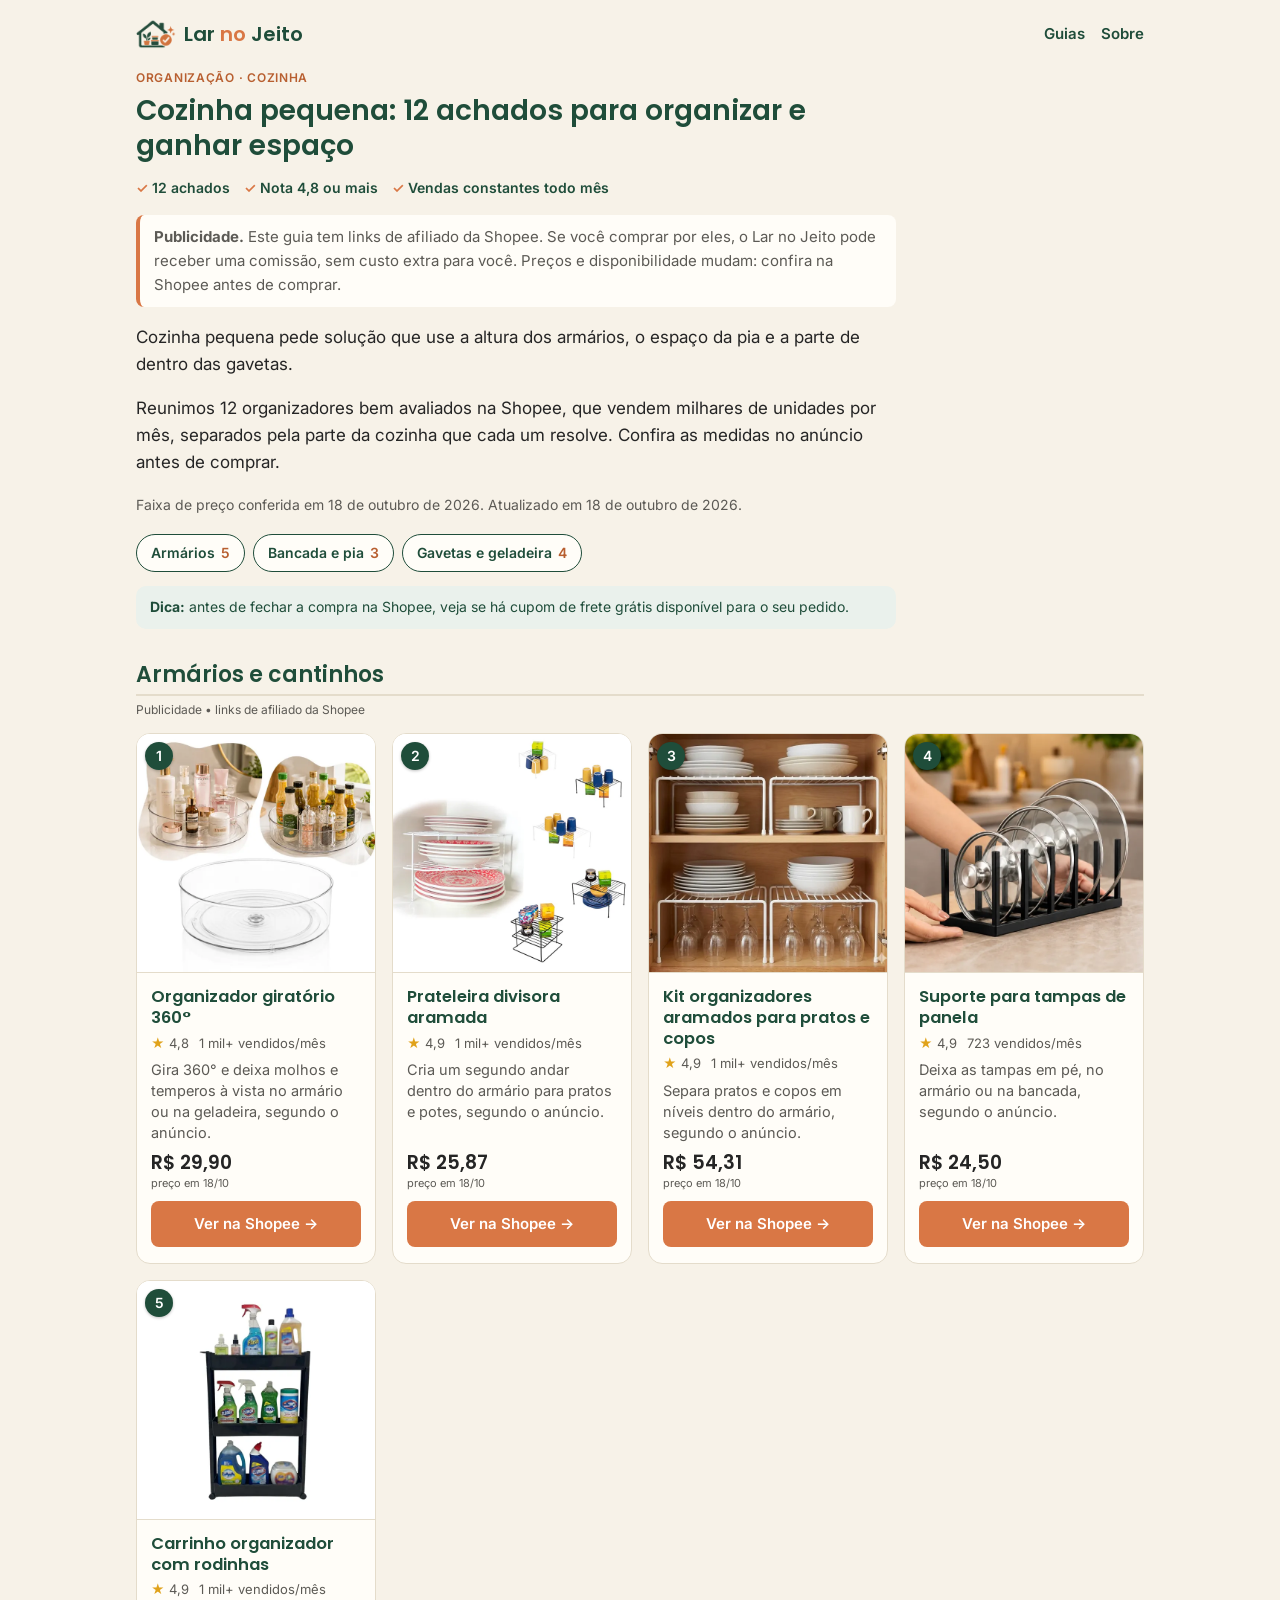
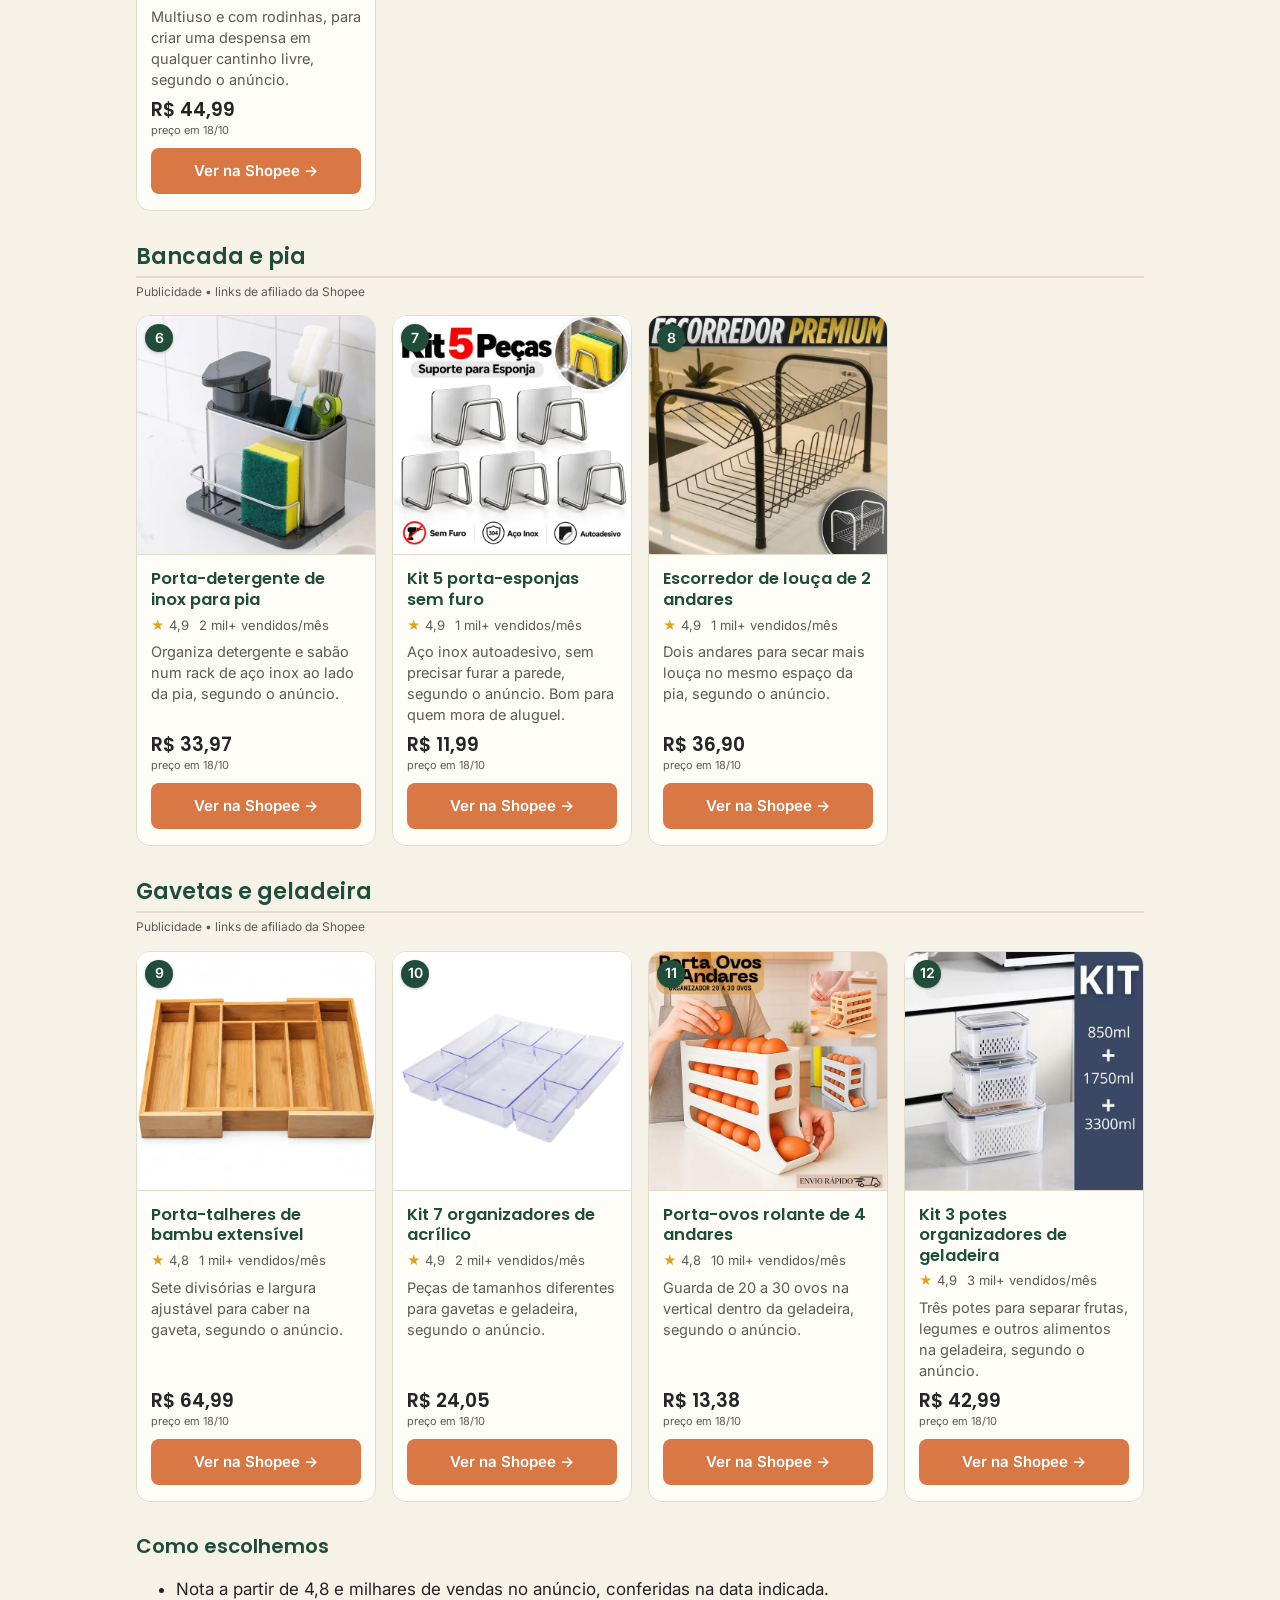
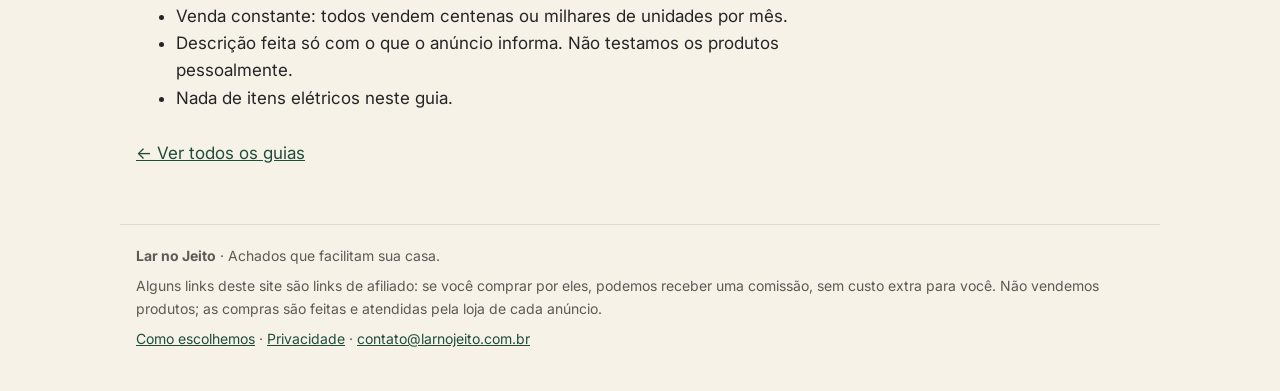
<file: guias/organizar-cozinha-pequena/index.html>
<!doctype html>
<html lang="pt-BR">
<head>
<meta charset="utf-8">
<meta name="viewport" content="width=device-width, initial-scale=1">
<title>Cozinha pequena: 12 achados para organizar e ganhar espaço</title>
<meta name="description" content="Achados da Shopee para organizar a cozinha pequena: organizadores de armário, pia, gaveta e geladeira, bem avaliados por quem comprou.">
<meta name="p:domain_verify" content="1c712ac10c74c6210d2d2742564032cc">

<link rel="canonical" href="https://larnojeito.com.br/guias/organizar-cozinha-pequena/">
<meta property="og:site_name" content="Lar no Jeito">
<meta property="og:title" content="Cozinha pequena: 12 achados para organizar e ganhar espaço">
<meta property="og:description" content="Achados da Shopee para organizar a cozinha pequena: organizadores de armário, pia, gaveta e geladeira, bem avaliados por quem comprou.">
<meta property="og:type" content="article">
<meta property="og:url" content="https://larnojeito.com.br/guias/organizar-cozinha-pequena/">
<meta property="og:locale" content="pt_BR">

<link rel="icon" href="/assets/favicon.png">
<link rel="preconnect" href="https://fonts.googleapis.com">
<link rel="preconnect" href="https://fonts.gstatic.com" crossorigin>
<link href="https://fonts.googleapis.com/css2?family=Inter:wght@400;600&family=Poppins:wght@600&display=swap" rel="stylesheet">
<link rel="stylesheet" href="/assets/style.css">
</head>
<body>

<header class="topo">
  <a class="marca" href="/"><img src="/assets/icone.png" alt="" width="40" height="40"><span>Lar <b>no</b> Jeito</span></a>
  <nav><a href="/">Guias</a><a href="/sobre/">Sobre</a></nav>
</header>
<main class="larga">
<article class="guia">
  <p class="tema">Organização · Cozinha</p>
  <h1>Cozinha pequena: 12 achados para organizar e ganhar espaço</h1>
  <ul class="destaques"><li>12 achados</li><li>Nota 4,8 ou mais</li><li>Vendas constantes todo mês</li></ul>
  <p class="aviso"><b>Publicidade.</b> Este guia tem links de afiliado da Shopee. Se você comprar por eles, o Lar no Jeito pode receber uma comissão, sem custo extra para você. Preços e disponibilidade mudam: confira na Shopee antes de comprar.</p>
  <p>Cozinha pequena pede solução que use a altura dos armários, o espaço da pia e a parte de dentro das gavetas.</p>
<p>Reunimos 12 organizadores bem avaliados na Shopee, que vendem milhares de unidades por mês, separados pela parte da cozinha que cada um resolve. Confira as medidas no anúncio antes de comprar.</p>
  <p class="conferido">Faixa de preço conferida em 18 de outubro de 2026. Atualizado em 18 de outubro de 2026.</p>
  <nav class="pilulas" aria-label="Seções do guia"><a href="#armarios-e-cantinhos">Armários <span>5</span></a><a href="#bancada-e-pia">Bancada e pia <span>3</span></a><a href="#gavetas-e-geladeira">Gavetas e geladeira <span>4</span></a></nav>
  <p class="dica"><b>Dica:</b> antes de fechar a compra na Shopee, veja se há cupom de frete grátis disponível para o seu pedido.</p>
  <h2 class="secao" id="armarios-e-cantinhos">Armários e cantinhos</h2>
<p class="publi-secao">Publicidade • links de afiliado da Shopee</p>
<ol class="itens" start="1">
<li class="item">
  <div class="capa"><a class="foto" href="https://s.shopee.com.br/9fLltHKhZB" target="_blank" rel="sponsored nofollow noopener" tabindex="-1" aria-hidden="true"><img src="/assets/produtos/47511766124.webp" alt="Organizador giratório 360°" width="640" height="640"></a><span class="num">1</span></div>
  <div class="info">
    <h3><a href="https://s.shopee.com.br/9fLltHKhZB" target="_blank" rel="sponsored nofollow noopener" tabindex="-1">Organizador giratório 360°</a></h3>
    <p class="nota"><span><span class="estrela" aria-hidden="true">★</span> 4,8</span><span>1 mil+ vendidos/mês</span></p>
    <p class="desc">Gira 360° e deixa molhos e temperos à vista no armário ou na geladeira, segundo o anúncio.</p>
    <p class="preco"><span class="valor">R$ 29,90</span><span class="data">preço em 18/10</span></p>
    <div class="acao"><a class="botao" href="https://s.shopee.com.br/9fLltHKhZB" target="_blank" rel="sponsored nofollow noopener">Ver na Shopee <span aria-hidden="true">→</span></a></div>
  </div>
</li>
<li class="item">
  <div class="capa"><a class="foto" href="https://s.shopee.com.br/9V2LgyLKuA" target="_blank" rel="sponsored nofollow noopener" tabindex="-1" aria-hidden="true"><img src="/assets/produtos/13621842369.webp" alt="Prateleira divisora aramada" width="640" height="640"></a><span class="num">2</span></div>
  <div class="info">
    <h3><a href="https://s.shopee.com.br/9V2LgyLKuA" target="_blank" rel="sponsored nofollow noopener" tabindex="-1">Prateleira divisora aramada</a></h3>
    <p class="nota"><span><span class="estrela" aria-hidden="true">★</span> 4,9</span><span>1 mil+ vendidos/mês</span></p>
    <p class="desc">Cria um segundo andar dentro do armário para pratos e potes, segundo o anúncio.</p>
    <p class="preco"><span class="valor">R$ 25,87</span><span class="data">preço em 18/10</span></p>
    <div class="acao"><a class="botao" href="https://s.shopee.com.br/9V2LgyLKuA" target="_blank" rel="sponsored nofollow noopener">Ver na Shopee <span aria-hidden="true">→</span></a></div>
  </div>
</li>
<li class="item">
  <div class="capa"><a class="foto" href="https://s.shopee.com.br/9KivUfLyF9" target="_blank" rel="sponsored nofollow noopener" tabindex="-1" aria-hidden="true"><img src="/assets/produtos/20072227730.webp" alt="Kit organizadores aramados para pratos e copos" width="640" height="640"></a><span class="num">3</span></div>
  <div class="info">
    <h3><a href="https://s.shopee.com.br/9KivUfLyF9" target="_blank" rel="sponsored nofollow noopener" tabindex="-1">Kit organizadores aramados para pratos e copos</a></h3>
    <p class="nota"><span><span class="estrela" aria-hidden="true">★</span> 4,9</span><span>1 mil+ vendidos/mês</span></p>
    <p class="desc">Separa pratos e copos em níveis dentro do armário, segundo o anúncio.</p>
    <p class="preco"><span class="valor">R$ 54,31</span><span class="data">preço em 18/10</span></p>
    <div class="acao"><a class="botao" href="https://s.shopee.com.br/9KivUfLyF9" target="_blank" rel="sponsored nofollow noopener">Ver na Shopee <span aria-hidden="true">→</span></a></div>
  </div>
</li>
<li class="item">
  <div class="capa"><a class="foto" href="https://s.shopee.com.br/AUussoHWsO" target="_blank" rel="sponsored nofollow noopener" tabindex="-1" aria-hidden="true"><img src="/assets/produtos/58265846978.webp" alt="Suporte para tampas de panela" width="640" height="640"></a><span class="num">4</span></div>
  <div class="info">
    <h3><a href="https://s.shopee.com.br/AUussoHWsO" target="_blank" rel="sponsored nofollow noopener" tabindex="-1">Suporte para tampas de panela</a></h3>
    <p class="nota"><span><span class="estrela" aria-hidden="true">★</span> 4,9</span><span>723 vendidos/mês</span></p>
    <p class="desc">Deixa as tampas em pé, no armário ou na bancada, segundo o anúncio.</p>
    <p class="preco"><span class="valor">R$ 24,50</span><span class="data">preço em 18/10</span></p>
    <div class="acao"><a class="botao" href="https://s.shopee.com.br/AUussoHWsO" target="_blank" rel="sponsored nofollow noopener">Ver na Shopee <span aria-hidden="true">→</span></a></div>
  </div>
</li>
<li class="item">
  <div class="capa"><a class="foto" href="https://s.shopee.com.br/AKbSgVIADN" target="_blank" rel="sponsored nofollow noopener" tabindex="-1" aria-hidden="true"><img src="/assets/produtos/58208217762.webp" alt="Carrinho organizador com rodinhas" width="640" height="640" loading="lazy"></a><span class="num">5</span></div>
  <div class="info">
    <h3><a href="https://s.shopee.com.br/AKbSgVIADN" target="_blank" rel="sponsored nofollow noopener" tabindex="-1">Carrinho organizador com rodinhas</a></h3>
    <p class="nota"><span><span class="estrela" aria-hidden="true">★</span> 4,9</span><span>1 mil+ vendidos/mês</span></p>
    <p class="desc">Multiuso e com rodinhas, para criar uma despensa em qualquer cantinho livre, segundo o anúncio.</p>
    <p class="preco"><span class="valor">R$ 44,99</span><span class="data">preço em 18/10</span></p>
    <div class="acao"><a class="botao" href="https://s.shopee.com.br/AKbSgVIADN" target="_blank" rel="sponsored nofollow noopener">Ver na Shopee <span aria-hidden="true">→</span></a></div>
  </div>
</li>
</ol><h2 class="secao" id="bancada-e-pia">Bancada e pia</h2>
<p class="publi-secao">Publicidade • links de afiliado da Shopee</p>
<ol class="itens" start="6">
<li class="item">
  <div class="capa"><a class="foto" href="https://s.shopee.com.br/9KivUhytkZ" target="_blank" rel="sponsored nofollow noopener" tabindex="-1" aria-hidden="true"><img src="/assets/produtos/23695149565.webp" alt="Porta-detergente de inox para pia" width="640" height="640" loading="lazy"></a><span class="num">6</span></div>
  <div class="info">
    <h3><a href="https://s.shopee.com.br/9KivUhytkZ" target="_blank" rel="sponsored nofollow noopener" tabindex="-1">Porta-detergente de inox para pia</a></h3>
    <p class="nota"><span><span class="estrela" aria-hidden="true">★</span> 4,9</span><span>2 mil+ vendidos/mês</span></p>
    <p class="desc">Organiza detergente e sabão num rack de aço inox ao lado da pia, segundo o anúncio.</p>
    <p class="preco"><span class="valor">R$ 33,97</span><span class="data">preço em 18/10</span></p>
    <div class="acao"><a class="botao" href="https://s.shopee.com.br/9KivUhytkZ" target="_blank" rel="sponsored nofollow noopener">Ver na Shopee <span aria-hidden="true">→</span></a></div>
  </div>
</li>
<li class="item">
  <div class="capa"><a class="foto" href="https://s.shopee.com.br/AUussquSNo" target="_blank" rel="sponsored nofollow noopener" tabindex="-1" aria-hidden="true"><img src="/assets/produtos/19999894139.webp" alt="Kit 5 porta-esponjas sem furo" width="640" height="640" loading="lazy"></a><span class="num">7</span></div>
  <div class="info">
    <h3><a href="https://s.shopee.com.br/AUussquSNo" target="_blank" rel="sponsored nofollow noopener" tabindex="-1">Kit 5 porta-esponjas sem furo</a></h3>
    <p class="nota"><span><span class="estrela" aria-hidden="true">★</span> 4,9</span><span>1 mil+ vendidos/mês</span></p>
    <p class="desc">Aço inox autoadesivo, sem precisar furar a parede, segundo o anúncio. Bom para quem mora de aluguel.</p>
    <p class="preco"><span class="valor">R$ 11,99</span><span class="data">preço em 18/10</span></p>
    <div class="acao"><a class="botao" href="https://s.shopee.com.br/AUussquSNo" target="_blank" rel="sponsored nofollow noopener">Ver na Shopee <span aria-hidden="true">→</span></a></div>
  </div>
</li>
<li class="item">
  <div class="capa"><a class="foto" href="https://s.shopee.com.br/AKbSgXv5in" target="_blank" rel="sponsored nofollow noopener" tabindex="-1" aria-hidden="true"><img src="/assets/produtos/22494705991.webp" alt="Escorredor de louça de 2 andares" width="640" height="640" loading="lazy"></a><span class="num">8</span></div>
  <div class="info">
    <h3><a href="https://s.shopee.com.br/AKbSgXv5in" target="_blank" rel="sponsored nofollow noopener" tabindex="-1">Escorredor de louça de 2 andares</a></h3>
    <p class="nota"><span><span class="estrela" aria-hidden="true">★</span> 4,9</span><span>1 mil+ vendidos/mês</span></p>
    <p class="desc">Dois andares para secar mais louça no mesmo espaço da pia, segundo o anúncio.</p>
    <p class="preco"><span class="valor">R$ 36,90</span><span class="data">preço em 18/10</span></p>
    <div class="acao"><a class="botao" href="https://s.shopee.com.br/AKbSgXv5in" target="_blank" rel="sponsored nofollow noopener">Ver na Shopee <span aria-hidden="true">→</span></a></div>
  </div>
</li>
</ol><h2 class="secao" id="gavetas-e-geladeira">Gavetas e geladeira</h2>
<p class="publi-secao">Publicidade • links de afiliado da Shopee</p>
<ol class="itens" start="9">
<li class="item">
  <div class="capa"><a class="foto" href="https://s.shopee.com.br/AAI2UEvj3m" target="_blank" rel="sponsored nofollow noopener" tabindex="-1" aria-hidden="true"><img src="/assets/produtos/23898764911.webp" alt="Porta-talheres de bambu extensível" width="640" height="640" loading="lazy"></a><span class="num">9</span></div>
  <div class="info">
    <h3><a href="https://s.shopee.com.br/AAI2UEvj3m" target="_blank" rel="sponsored nofollow noopener" tabindex="-1">Porta-talheres de bambu extensível</a></h3>
    <p class="nota"><span><span class="estrela" aria-hidden="true">★</span> 4,8</span><span>1 mil+ vendidos/mês</span></p>
    <p class="desc">Sete divisórias e largura ajustável para caber na gaveta, segundo o anúncio.</p>
    <p class="preco"><span class="valor">R$ 64,99</span><span class="data">preço em 18/10</span></p>
    <div class="acao"><a class="botao" href="https://s.shopee.com.br/AAI2UEvj3m" target="_blank" rel="sponsored nofollow noopener">Ver na Shopee <span aria-hidden="true">→</span></a></div>
  </div>
</li>
<li class="item">
  <div class="capa"><a class="foto" href="https://s.shopee.com.br/9zycHvwMOl" target="_blank" rel="sponsored nofollow noopener" tabindex="-1" aria-hidden="true"><img src="/assets/produtos/21859949673.webp" alt="Kit 7 organizadores de acrílico" width="640" height="640" loading="lazy"></a><span class="num">10</span></div>
  <div class="info">
    <h3><a href="https://s.shopee.com.br/9zycHvwMOl" target="_blank" rel="sponsored nofollow noopener" tabindex="-1">Kit 7 organizadores de acrílico</a></h3>
    <p class="nota"><span><span class="estrela" aria-hidden="true">★</span> 4,9</span><span>2 mil+ vendidos/mês</span></p>
    <p class="desc">Peças de tamanhos diferentes para gavetas e geladeira, segundo o anúncio.</p>
    <p class="preco"><span class="valor">R$ 24,05</span><span class="data">preço em 18/10</span></p>
    <div class="acao"><a class="botao" href="https://s.shopee.com.br/9zycHvwMOl" target="_blank" rel="sponsored nofollow noopener">Ver na Shopee <span aria-hidden="true">→</span></a></div>
  </div>
</li>
<li class="item">
  <div class="capa"><a class="foto" href="https://s.shopee.com.br/W7WyW4ur7" target="_blank" rel="sponsored nofollow noopener" tabindex="-1" aria-hidden="true"><img src="/assets/produtos/23794330101.webp" alt="Porta-ovos rolante de 4 andares" width="640" height="640" loading="lazy"></a><span class="num">11</span></div>
  <div class="info">
    <h3><a href="https://s.shopee.com.br/W7WyW4ur7" target="_blank" rel="sponsored nofollow noopener" tabindex="-1">Porta-ovos rolante de 4 andares</a></h3>
    <p class="nota"><span><span class="estrela" aria-hidden="true">★</span> 4,8</span><span>10 mil+ vendidos/mês</span></p>
    <p class="desc">Guarda de 20 a 30 ovos na vertical dentro da geladeira, segundo o anúncio.</p>
    <p class="preco"><span class="valor">R$ 13,38</span><span class="data">preço em 18/10</span></p>
    <div class="acao"><a class="botao" href="https://s.shopee.com.br/W7WyW4ur7" target="_blank" rel="sponsored nofollow noopener">Ver na Shopee <span aria-hidden="true">→</span></a></div>
  </div>
</li>
<li class="item">
  <div class="capa"><a class="foto" href="https://s.shopee.com.br/1BGNb6os2" target="_blank" rel="sponsored nofollow noopener" tabindex="-1" aria-hidden="true"><img src="/assets/produtos/58205197736.webp" alt="Kit 3 potes organizadores de geladeira" width="640" height="640" loading="lazy"></a><span class="num">12</span></div>
  <div class="info">
    <h3><a href="https://s.shopee.com.br/1BGNb6os2" target="_blank" rel="sponsored nofollow noopener" tabindex="-1">Kit 3 potes organizadores de geladeira</a></h3>
    <p class="nota"><span><span class="estrela" aria-hidden="true">★</span> 4,9</span><span>3 mil+ vendidos/mês</span></p>
    <p class="desc">Três potes para separar frutas, legumes e outros alimentos na geladeira, segundo o anúncio.</p>
    <p class="preco"><span class="valor">R$ 42,99</span><span class="data">preço em 18/10</span></p>
    <div class="acao"><a class="botao" href="https://s.shopee.com.br/1BGNb6os2" target="_blank" rel="sponsored nofollow noopener">Ver na Shopee <span aria-hidden="true">→</span></a></div>
  </div>
</li>
</ol>
  <section class="criterios">
    <h2>Como escolhemos</h2>
    <ul><li>Nota a partir de 4,8 e milhares de vendas no anúncio, conferidas na data indicada.</li>
<li>Venda constante: todos vendem centenas ou milhares de unidades por mês.</li>
<li>Descrição feita só com o que o anúncio informa. Não testamos os produtos pessoalmente.</li>
<li>Nada de itens elétricos neste guia.</li></ul>
  </section>
  <p class="voltar"><a href="/">← Ver todos os guias</a></p>
</article>
</main>
<footer class="rodape">
  <p><b>Lar no Jeito</b> · Achados que facilitam sua casa.</p>
  <p>Alguns links deste site são links de afiliado: se você comprar por eles, podemos receber uma comissão, sem custo extra para você.
  Não vendemos produtos; as compras são feitas e atendidas pela loja de cada anúncio.</p>
  <p><a href="/sobre/">Como escolhemos</a> · <a href="/privacidade/">Privacidade</a> · <a href="mailto:contato@larnojeito.com.br">contato@larnojeito.com.br</a></p>
</footer>
</body>
</html>
</file>
<file: assets/style.css>
:root {
  --verde: #1F4D3A;
  --creme: #F7F2E8;
  --terracota: #D97745;
  --terracota-escuro: #B85F30;
  --grafite: #252525;
  --cinza: #5C5A55;
  --linha: #E4DCCB;
  --branco: #FFFDF8;
}

* { box-sizing: border-box; }
html { scroll-behavior: smooth; }

body {
  margin: 0;
  background: var(--creme);
  color: var(--grafite);
  font: 400 17px/1.6 Inter, system-ui, sans-serif;
}

h1, h2, h3, .marca span { font-family: Poppins, Inter, sans-serif; font-weight: 600; color: var(--verde); line-height: 1.25; }
a { color: var(--verde); }

.faixa-rascunho {
  background: var(--terracota); color: #fff; text-align: center;
  font-weight: 600; font-size: 14px; padding: 6px 16px;
}

.topo {
  display: flex; align-items: center; justify-content: space-between; gap: 12px;
  max-width: 1040px; margin: 0 auto; padding: 14px 16px;
}
.marca { display: flex; align-items: center; gap: 8px; text-decoration: none; }
.marca span { font-size: 20px; }
.marca b { color: var(--terracota); font-weight: 600; }
.topo nav a { margin-left: 16px; text-decoration: none; font-weight: 600; font-size: 15px; }

main { max-width: 760px; margin: 0 auto; padding: 0 16px 40px; }
main.larga { max-width: 1040px; }
.guia > p, .guia > h1, .aviso, .criterios, .dica { max-width: 760px; }

.hero { padding: 24px 0 8px; }
.hero h1 { font-size: 30px; margin: 0 0 8px; }
.hero p { color: var(--cinza); margin: 0; }

.lista-guias { display: grid; gap: 14px; margin-top: 24px; }
.card-guia {
  display: block; background: var(--branco); border: 1px solid var(--linha); border-radius: 14px;
  padding: 18px; text-decoration: none; color: var(--grafite);
}
.card-guia:hover { border-color: var(--verde); }
.card-guia h2 { font-size: 21px; margin: 4px 0 6px; }
.card-guia p { margin: 0 0 10px; color: var(--cinza); }
.card-guia .ver { color: var(--terracota-escuro); font-weight: 600; }
.mini { display: grid; grid-template-columns: repeat(4, 1fr); gap: 6px; margin-bottom: 12px; }
.mini img { width: 100%; height: auto; aspect-ratio: 1 / 1; object-fit: contain; background: #fff; border-radius: 8px; border: 1px solid var(--linha); }
.tema { text-transform: uppercase; letter-spacing: .06em; font-size: 12px; font-weight: 600; color: var(--terracota-escuro); margin: 0; }
.selo { font-family: Inter, sans-serif; font-size: 12px; background: var(--terracota); color: #fff; border-radius: 6px; padding: 2px 6px; margin-left: 8px; vertical-align: middle; }

.guia h1 { font-size: 28px; margin: 6px 0 14px; }
.aviso {
  background: var(--branco); border-left: 4px solid var(--terracota); border-radius: 8px;
  padding: 10px 14px; font-size: 15px; color: var(--cinza);
}
.conferido { font-size: 14px; color: var(--cinza); }
h2.secao { font-size: 22px; margin: 32px 0 8px; padding-bottom: 6px; border-bottom: 2px solid var(--linha); }

.itens {
  list-style: none; padding: 0; margin: 14px 0 0;
  display: grid; grid-template-columns: 1fr 1fr; gap: 12px;
}
.item {
  display: flex; flex-direction: column; overflow: hidden;
  background: var(--branco); border: 1px solid var(--linha); border-radius: 14px;
}
.capa { position: relative; background: #fff; border-bottom: 1px solid var(--linha); }
.foto { display: block; aspect-ratio: 1 / 1; }
.foto img { display: block; width: 100%; height: 100%; object-fit: contain; }
.sem-foto { display: grid; place-items: center; height: 100%; color: var(--cinza); font-size: 13px; }
.num {
  position: absolute; top: 8px; left: 8px;
  width: 28px; height: 28px; border-radius: 50%; background: var(--verde); color: #fff;
  display: grid; place-items: center; font-weight: 600; font-size: 14px;
  box-shadow: 0 1px 3px rgba(0,0,0,.25);
}
.info { display: flex; flex-direction: column; flex: 1; padding: 10px 10px 12px; }
.item h3 { font-size: 15px; margin: 0 0 4px; }
.item h3 a { color: inherit; text-decoration: none; }
.nota { display: flex; flex-wrap: wrap; gap: 2px 10px; margin: 0 0 6px; font-size: 13px; color: var(--cinza); }
.estrela { color: #E0A21B; }
.oficial {
  position: absolute; left: 8px; bottom: 8px; background: var(--verde); color: #fff;
  font-size: 11px; font-weight: 600; padding: 2px 8px; border-radius: 999px;
}
.desc { margin: 0 0 8px; font-size: 13.5px; line-height: 1.45; color: var(--cinza); }
.preco { display: flex; flex-direction: column; margin: auto 0 10px; line-height: 1.25; }
.apartir { font-size: 12px; color: var(--cinza); }
.valor { font-family: Poppins, Inter, sans-serif; font-weight: 600; font-size: 19px; color: var(--grafite); }
.data { font-size: 11px; color: var(--cinza); margin-top: 2px; }
.acao { display: flex; flex-direction: column; align-items: stretch; }
.botao {
  display: block; text-align: center; background: var(--terracota); color: #fff; text-decoration: none;
  font-weight: 600; font-size: 15px; min-height: 44px; padding: 11px 10px; border-radius: 8px;
}
.botao:hover { background: var(--terracota-escuro); }
.botao.desativado { background: var(--linha); color: var(--cinza); }
.publi-secao { margin: -4px 0 0; font-size: 12px; color: var(--cinza); }
h2.secao { scroll-margin-top: 12px; }
.destaques { list-style: none; display: flex; flex-wrap: wrap; gap: 6px 14px; padding: 0; margin: 0 0 14px; font-size: 14px; font-weight: 600; color: var(--verde); }
.destaques li::before { content: "✓ "; color: var(--terracota); }
.pilulas { display: flex; flex-wrap: wrap; gap: 8px; margin: 18px 0 4px; }
.pilulas a {
  background: var(--branco); border: 1px solid var(--verde); color: var(--verde); text-decoration: none;
  font-weight: 600; font-size: 14px; padding: 7px 14px; border-radius: 999px;
}
.pilulas a span { color: var(--terracota-escuro); margin-left: 2px; }
.pilulas a:hover { background: var(--verde); color: #fff; }
.dica {
  background: #EAF1EC; border-radius: 10px; padding: 10px 14px; font-size: 14px; color: var(--verde); margin: 14px 0 0;
}
.rodape-card { display: flex; flex-wrap: wrap; justify-content: space-between; align-items: baseline; gap: 4px 12px; }
.atualizado { font-size: 12px; color: var(--cinza); }

.criterios, .texto { margin-top: 32px; }
.texto h1 { font-size: 28px; }
.texto h2, .criterios h2 { font-size: 20px; margin-top: 24px; }
.voltar { margin-top: 28px; }

.rodape {
  border-top: 1px solid var(--linha); max-width: 1040px; margin: 0 auto;
  padding: 20px 16px 32px; font-size: 14px; color: var(--cinza);
}
.rodape p { margin: 0 0 8px; }

@media (min-width: 640px) {
  .hero h1 { font-size: 36px; }
  .lista-guias { grid-template-columns: 1fr 1fr; }
  .itens { grid-template-columns: repeat(3, 1fr); gap: 16px; }
  .info { padding: 14px 14px 16px; }
  .item h3 { font-size: 16.5px; }
  .desc { font-size: 14.5px; }
}
@media (min-width: 900px) {
  .itens { grid-template-columns: repeat(4, 1fr); }
}

.planner {
  display: grid; grid-template-columns: 1fr; gap: 16px; align-items: center;
  margin: 28px 0 8px; padding: 18px; border-radius: 16px;
  background: #FAF7F2; border: 1px solid #E8DFD3;
}
.planner img { width: 100%; max-width: 220px; height: auto; margin: 0 auto; border-radius: 10px; box-shadow: 0 6px 18px rgba(0,0,0,.12); }
.planner h2 { margin: 4px 0 2px; font-size: 22px; color: #3A3A3A; }
.planner .linha { margin: 0 0 10px; font-size: 14px; color: var(--cinza); }
.planner ul { margin: 0 0 10px; padding-left: 20px; font-size: 15px; }
.planner .detalhe { margin: 0 0 12px; font-size: 14px; color: var(--cinza); }
.planner .botao { background: #C97B63; display: inline-block; }
.planner .botao:hover { background: #B0634C; }
.planner .publi { margin: 6px 0 0; font-size: 12px; color: var(--cinza); }
@media (min-width: 640px) {
  .planner { grid-template-columns: 220px 1fr; max-width: 760px; }
}

.galeria { display: grid; grid-template-columns: repeat(auto-fill, minmax(140px, 1fr)); gap: 10px; margin: 10px 0 20px; }
.galeria img { width: 100%; height: auto; border-radius: 8px; border: 1px solid var(--linha); }

.planner .combo { margin-top: 14px; padding-top: 12px; border-top: 1px dashed #E8DFD3; }
.planner .combo p { margin: 0 0 10px; font-size: 14.5px; }
.botao.secundario { background: transparent; color: #B0634C; border: 2px solid #C97B63; }
.botao.secundario:hover { background: #C97B63; color: #fff; }
.produto-afiliado { margin: 26px 0; padding-top: 6px; border-top: 1px solid var(--linha); }
</file>
